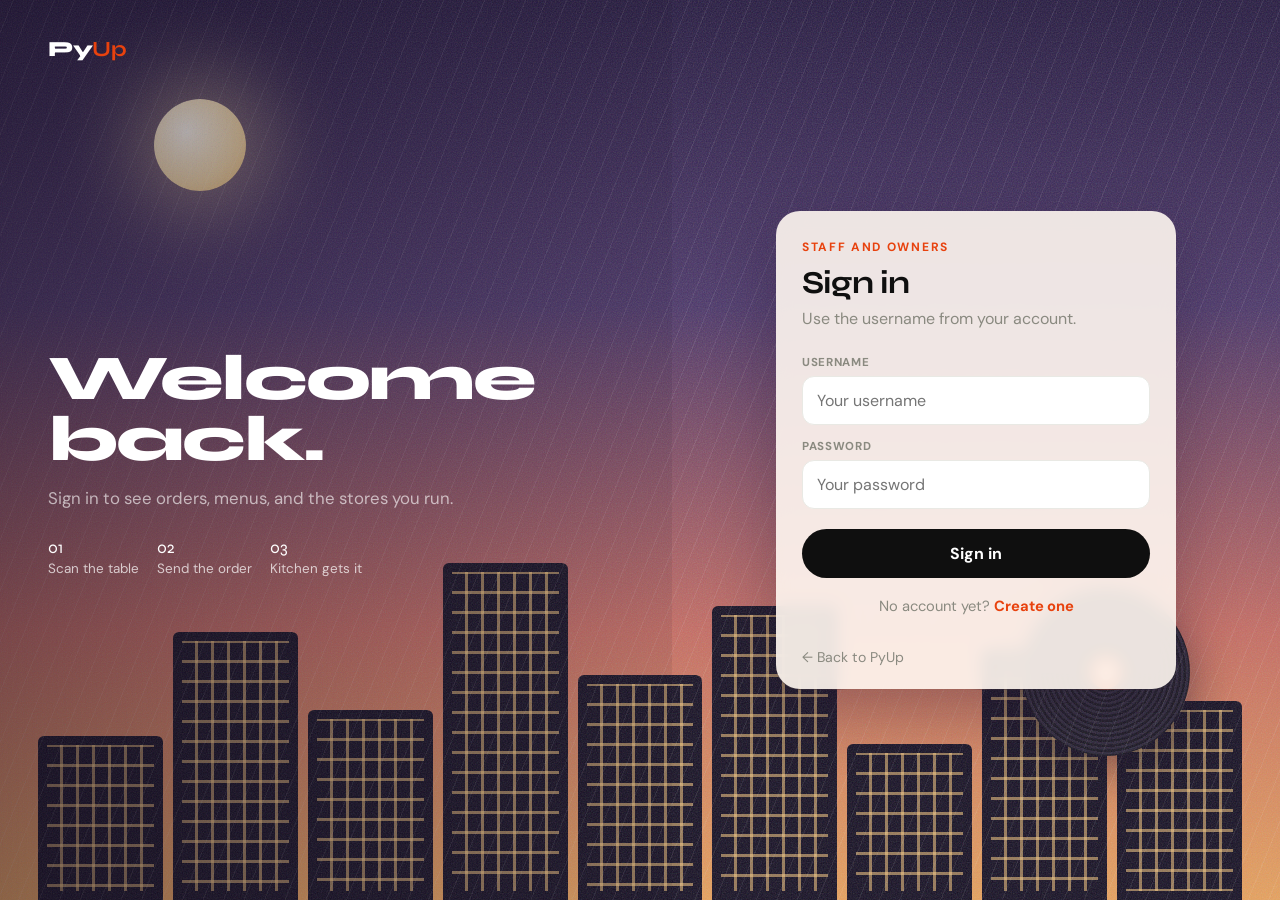
<file: static/admin.html>
<!DOCTYPE html>
<html>
<head>
    <link rel="icon" href="favicon.svg" type="image/svg+xml">
    <title>Admin Panel</title>
    <link href="https://cdn.jsdelivr.net/npm/bootstrap@5.3.2/dist/css/bootstrap.min.css" rel="stylesheet">
    <link rel="stylesheet" href="theme.css">
    <style>body{background:var(--app-bg,#f8f9fa);color:var(--app-text,#212529)} [data-theme="dark"] .card{background:var(--app-surface);border-color:var(--app-border);color:var(--app-text)} [data-theme="dark"] .table{color:var(--app-text)}</style>
</head>
<body class="bg-light">

<nav class="navbar navbar-dark bg-dark">
    <div class="container-fluid">
        <span class="navbar-brand">⚙️ Admin Panel</span>
        <div>
            <button id="themeBtn" type="button" class="btn btn-outline-light btn-sm me-2" title="Toggle dark mode">🌙</button>
            <a href="qr-generator.html" class="btn btn-success btn-sm me-2">📱 Generate QR Code</a>
            <button onclick="logout()" class="btn btn-danger btn-sm">Logout</button>
        </div>
    </div>
</nav>
<script src="theme.js"></script>
<script>window.themeInit();var b=document.getElementById('themeBtn');if(b){b.textContent=document.documentElement.getAttribute('data-theme')==='dark'?'☀️':'🌙';b.onclick=function(){var t=window.themeToggle();b.textContent=t==='dark'?'☀️':'🌙';};}</script>

<div class="container mt-4">

    <!-- Quick Action Banner -->
    <div class="alert alert-success" role="alert">
        <h5>🎉 Customer QR Code System Active!</h5>
        <p class="mb-2">Customers can now scan a QR code to place orders.</p>
        <a href="qr-generator.html" class="btn btn-dark btn-sm">📱 Get Your QR Code</a>
    </div>

    <!-- Stats Overview -->
    <h3>📊 System Overview</h3>
    <div class="row mb-4">
        <div class="col-md-3">
            <div class="card text-center p-3 bg-primary text-white">
                <h2 id="totalStores">0</h2>
                <p class="mb-0">Total Stores</p>
            </div>
        </div>
        <div class="col-md-3">
            <div class="card text-center p-3 bg-success text-white">
                <h2 id="totalServices">0</h2>
                <p class="mb-0">Total Services</p>
            </div>
        </div>
        <div class="col-md-3">
            <div class="card text-center p-3 bg-warning text-white">
                <h2 id="totalOrders">0</h2>
                <p class="mb-0">Total Orders</p>
            </div>
        </div>
        <div class="col-md-3">
            <div class="card text-center p-3 bg-info text-white">
                <h2 id="pendingOrders">0</h2>
                <p class="mb-0">Pending Orders</p>
            </div>
        </div>
    </div>

    <!-- Analytics Dashboard -->
    <h3 class="mt-4">📈 Analytics</h3>
    <p class="text-muted">Revenue and orders across stores and time.</p>
    <div class="row mb-3">
        <div class="col-md-4">
            <div class="card border-0 shadow-sm h-100">
                <div class="card-body">
                    <div class="d-flex justify-content-between align-items-start">
                        <div>
                            <h6 class="text-muted text-uppercase small mb-1">Total Revenue</h6>
                            <h3 class="mb-0" id="analyticsTotalRevenue">€0.00</h3>
                            <small class="text-muted">All time</small>
                        </div>
                        <span class="fs-2">💰</span>
                    </div>
                </div>
            </div>
        </div>
        <div class="col-md-4">
            <div class="card border-0 shadow-sm h-100">
                <div class="card-body">
                    <div class="d-flex justify-content-between align-items-start">
                        <div>
                            <h6 class="text-muted text-uppercase small mb-1">This Month</h6>
                            <h3 class="mb-0 text-success" id="analyticsThisMonth">€0.00</h3>
                            <small class="text-muted" id="analyticsThisMonthOrders">0 orders</small>
                        </div>
                        <span class="fs-2">📅</span>
                    </div>
                </div>
            </div>
        </div>
        <div class="col-md-4">
            <div class="card border-0 shadow-sm h-100">
                <div class="card-body">
                    <div class="d-flex justify-content-between align-items-start">
                        <div>
                            <h6 class="text-muted text-uppercase small mb-1">Last Month</h6>
                            <h3 class="mb-0" id="analyticsLastMonth">€0.00</h3>
                            <small class="text-muted" id="analyticsLastMonthOrders">0 orders</small>
                        </div>
                        <span class="fs-2">📊</span>
                    </div>
                </div>
            </div>
        </div>
    </div>
    <div class="row">
        <div class="col-lg-6 mb-4">
            <div class="card border-0 shadow-sm">
                <div class="card-header bg-white border-bottom">
                    <h5 class="mb-0">Revenue by Month</h5>
                </div>
                <div class="card-body">
                    <div id="analyticsByMonthChart" class="mb-3" style="min-height:220px"></div>
                    <div class="table-responsive">
                        <table class="table table-sm table-hover mb-0">
                            <thead><tr><th>Month</th><th class="text-end">Revenue</th><th class="text-end">Orders</th></tr></thead>
                            <tbody id="analyticsByMonthTable"></tbody>
                        </table>
                    </div>
                </div>
            </div>
        </div>
        <div class="col-lg-6 mb-4">
            <div class="card border-0 shadow-sm">
                <div class="card-header bg-white border-bottom">
                    <h5 class="mb-0">Revenue by Store</h5>
                </div>
                <div class="card-body">
                    <div id="analyticsByStoreChart" class="mb-3" style="min-height:220px"></div>
                    <div class="table-responsive">
                        <table class="table table-sm table-hover mb-0">
                            <thead><tr><th>Store</th><th class="text-end">Revenue</th><th class="text-end">Orders</th></tr></thead>
                            <tbody id="analyticsByStoreTable"></tbody>
                        </table>
                    </div>
                </div>
            </div>
        </div>
    </div>

    <hr>

    <!-- Filter Tabs -->
    <ul class="nav nav-tabs mb-3" id="orderTabs" role="tablist">
        <li class="nav-item" role="presentation">
            <button class="nav-link active" id="all-tab" data-bs-toggle="tab" data-bs-target="#all-orders" type="button">
                All Orders (<span id="countAll">0</span>)
            </button>
        </li>
        <li class="nav-item" role="presentation">
            <button class="nav-link" id="pending-tab" data-bs-toggle="tab" data-bs-target="#pending-orders" type="button">
                Pending (<span id="countPending">0</span>)
            </button>
        </li>
        <li class="nav-item" role="presentation">
            <button class="nav-link" id="completed-tab" data-bs-toggle="tab" data-bs-target="#completed-orders" type="button">
                Completed (<span id="countCompleted">0</span>)
            </button>
        </li>
    </ul>

    <!-- Order Tables -->
    <div class="tab-content" id="orderTabsContent">
        <!-- All Orders -->
        <div class="tab-pane fade show active" id="all-orders">
            <h4>📦 All Customer Orders</h4>
            <div class="table-responsive">
                <table class="table table-striped table-hover">
                    <thead>
                        <tr>
                            <th>Order ID</th>
                            <th>Customer</th>
                            <th>Store</th>
                            <th>Service</th>
                            <th>Price</th>
                            <th>Status</th>
                            <th>Date</th>
                            <th>Action</th>
                        </tr>
                    </thead>
                    <tbody id="allOrdersTable"></tbody>
                </table>
            </div>
        </div>

        <!-- Pending Orders -->
        <div class="tab-pane fade" id="pending-orders">
            <h4>⏳ Pending Orders</h4>
            <div class="table-responsive">
                <table class="table table-warning table-hover">
                    <thead>
                        <tr>
                            <th>Order ID</th>
                            <th>Customer</th>
                            <th>Store</th>
                            <th>Service</th>
                            <th>Price</th>
                            <th>Date</th>
                            <th>Action</th>
                        </tr>
                    </thead>
                    <tbody id="pendingOrdersTable"></tbody>
                </table>
            </div>
        </div>

        <!-- Completed Orders -->
        <div class="tab-pane fade" id="completed-orders">
            <h4>✅ Completed Orders</h4>
            <div class="table-responsive">
                <table class="table table-success table-hover">
                    <thead>
                        <tr>
                            <th>Order ID</th>
                            <th>Customer</th>
                            <th>Store</th>
                            <th>Service</th>
                            <th>Price</th>
                            <th>Date</th>
                        </tr>
                    </thead>
                    <tbody id="completedOrdersTable"></tbody>
                </table>
            </div>
        </div>
    </div>

</div>

<script src="https://cdn.jsdelivr.net/npm/bootstrap@5.3.2/dist/js/bootstrap.bundle.min.js"></script>
<script src="config.js"></script>
<script src="script.js"></script>
<script src="admin-script.js"></script>
<script>
checkAuth("admin")
loadAdminDashboard()
</script>

</body>
</html>
</file>
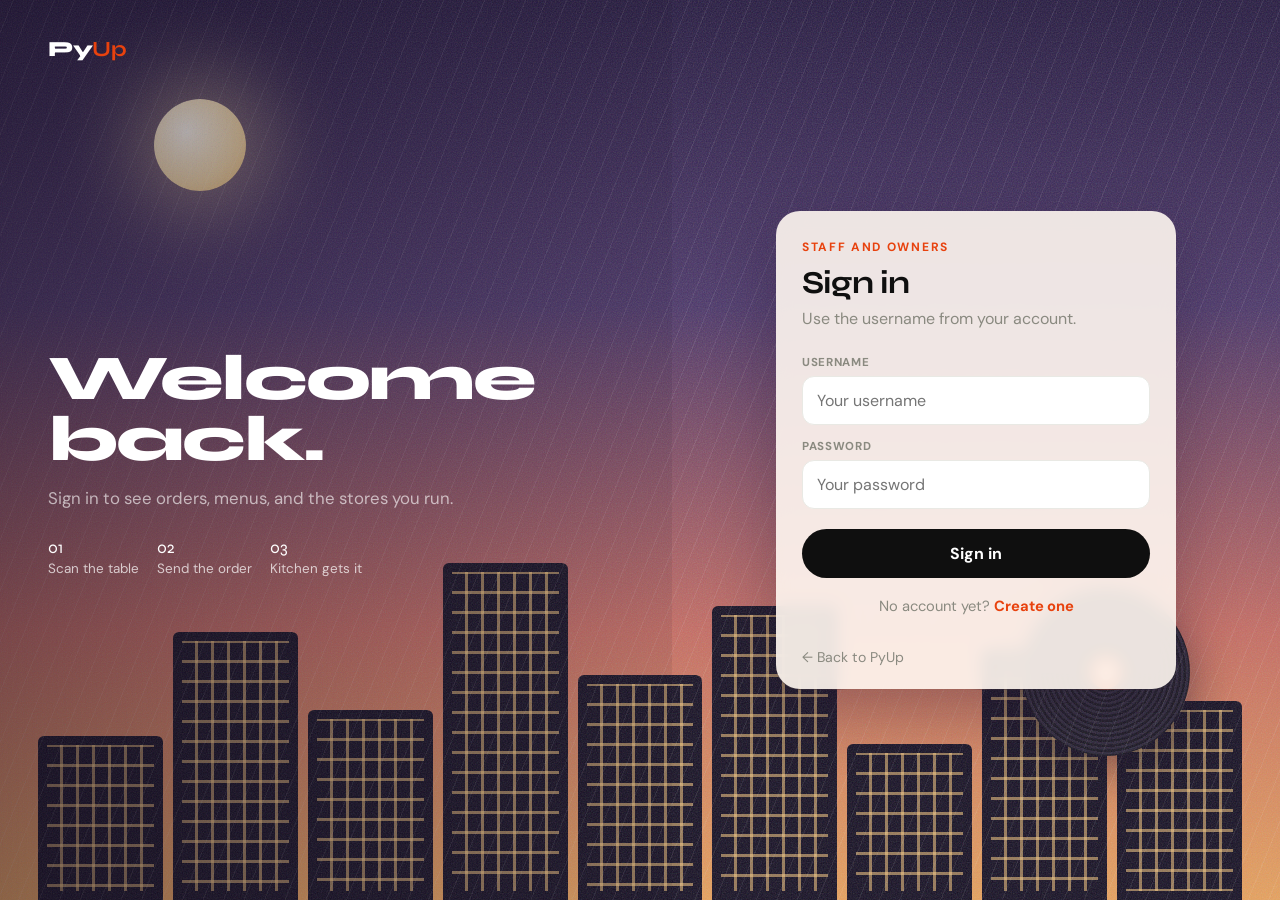
<file: static/dashboard.html>
<!DOCTYPE html>
<html lang="en">
<head>
<meta charset="UTF-8">
<link rel="icon" href="favicon.svg" type="image/svg+xml">
<meta name="viewport" content="width=device-width, initial-scale=1">
<title>Dashboard — PyUp</title>
<link rel="preconnect" href="https://fonts.googleapis.com">
<link href="https://fonts.googleapis.com/css2?family=Syne:wght@700;800&family=DM+Sans:opsz,wght@9..40,400;9..40,500;9..40,600&display=swap" rel="stylesheet">
<link rel="stylesheet" href="lofi.css">
<style>
  :root { --ink:#141018; --muted:#6f6a74; --accent:#e8420e; --line:#eadfd4; --card:#fffaf6; }
  * { box-sizing: border-box; }
  body { margin:0; min-height:100vh; font-family:"DM Sans",sans-serif; color:var(--ink); background:#24183f; }
  a { color:inherit; }
  .dash-sky .vinyl { display: none; }
  .dash-sky .moon { left: auto; right: 7%; top: 28px; width: 72px; height: 72px; }
  .wrap { position: relative; z-index: 1; max-width: 1080px; margin: 28px auto 56px; padding: 0 20px; }
  header {
    display:flex; align-items:center; gap:16px; margin-bottom:18px; color:#fff;
  }
  .logo { font-family:Syne,sans-serif; font-weight:800; font-size:1.35rem; letter-spacing:-.4px; text-decoration:none; }
  .logo b { color:#ffb199; }
  .crumb { margin:0; opacity:.8; font-size:.95rem; }
  .actions { margin-left:auto; display:flex; gap:8px; }
  .btn {
    border-radius:999px; padding:9px 14px; font:inherit; font-weight:700; font-size:.88rem;
    text-decoration:none; border:1.5px solid rgba(255,255,255,.35); background:transparent; color:#fff; cursor:pointer;
  }
  .btn.solid { background:#fff; color:var(--ink); border-color:#fff; }
  .btn:hover { background:var(--accent); border-color:var(--accent); color:#fff; }
  section {
    background: #fffaf6;
    border:1px solid rgba(255,255,255,.4);
    border-radius:22px;
    padding:22px 22px 18px;
    margin-bottom:16px;
    box-shadow: 0 18px 50px rgba(20,10,30,.22);
  }
  .sec-head { display:flex; justify-content:space-between; align-items:flex-end; gap:12px; margin-bottom:16px; }
  h1 { font-family:Syne,sans-serif; font-size:1.45rem; letter-spacing:-.5px; margin:0; }
  .sec-head p { margin:0; color:var(--muted); font-size:.92rem; }
  .grid { display:grid; grid-template-columns:repeat(auto-fill,minmax(240px,1fr)); gap:12px; }
  .tile {
    background:#fff; border:1px solid var(--line); border-radius:16px; padding:16px;
    display:flex; flex-direction:column; gap:8px; min-height:160px;
  }
  .tile img { width:100%; height:140px; object-fit:cover; border-radius:12px; }
  .tile h2 { font-family:Syne,sans-serif; font-size:1.05rem; letter-spacing:-.3px; margin:0; }
  .tile p { margin:0; color:var(--muted); font-size:.9rem; line-height:1.4; flex:1; }
  .tile small { color:var(--muted); }
  .tile a, .meta { margin-top:auto; }
  .tile { transition: transform .35s cubic-bezier(.2,.8,.2,1), box-shadow .35s; animation: tile-in .5s cubic-bezier(.2,.8,.2,1) both; }
  .tile:hover { transform: translateY(-6px); box-shadow: 0 16px 30px rgba(232,66,14,.14); }
  .tile:nth-child(2){animation-delay:.04s}.tile:nth-child(3){animation-delay:.08s}
  .tile:nth-child(4){animation-delay:.12s}.tile:nth-child(n+5){animation-delay:.16s}
  @keyframes tile-in { from { opacity:0; transform:translateY(12px); } to { opacity:1; transform:none; } }
  .tile a.go {
    align-self:flex-start; text-decoration:none; font-weight:800; font-size:.86rem;
    background:#e8420e; color:#fff; border-radius:999px; padding:9px 14px;
    box-shadow:0 8px 16px rgba(232,66,14,.35);
    display:inline-flex; align-items:center; gap:6px;
    transition: transform .22s cubic-bezier(.2,.8,.2,1);
  }
  .tile a.go span { display:inline-block; animation: nudge 1.8s ease-in-out infinite; }
  .tile a.go:hover { background:#e8420e; transform: translateY(-2px) scale(1.05); }
  .tile a.go:hover span { animation:none; transform: translateX(4px); }
  @keyframes nudge { 0%,70%,100%{ transform:translateX(0); } 82%{ transform:translateX(4px); } }
  @media (prefers-reduced-motion: reduce) {
    .tile, .tile a.go span { animation: none; }
  }
  .meta { display:flex; justify-content:space-between; align-items:baseline; gap:8px; }
  .meta strong { font-family:Syne,sans-serif; }
  .meta small { color:var(--muted); }
  .empty { color:var(--muted); margin:0; padding:8px 0; }
  .table-wrap { overflow-x:auto; }
  table { width:100%; border-collapse:collapse; font-size:.92rem; }
  th { text-align:left; font-size:.72rem; letter-spacing:.08em; text-transform:uppercase; color:var(--muted); padding:0 10px 10px; }
  td { padding:12px 10px; border-top:1px solid var(--line); vertical-align:middle; }
  .pill { display:inline-block; border-radius:999px; padding:3px 9px; font-size:.75rem; font-weight:700; }
  .pill.ok { background:#e7f6ec; color:#166534; }
  .pill.wait { background:#fff1df; color:#9a5416; }
  @media (max-width: 720px) {
    header { flex-wrap:wrap; }
    .actions { width:100%; }
    .sec-head { flex-direction:column; align-items:flex-start; }
  }
</style>
</head>
<body>
<div class="lofi-bg dash-sky" aria-hidden="true">
  <div class="moon"></div>
  <div class="skyline">
    <i style="height:42%"></i><i style="height:70%"></i><i style="height:50%"></i>
    <i style="height:84%"></i><i style="height:58%"></i><i style="height:74%"></i>
    <i style="height:40%"></i><i style="height:64%"></i>
  </div>
  <div class="rain"></div>
  <div class="grain"></div>
</div>
<div class="wrap">
  <header>
    <a class="logo" href="../index.html">Py<b>Up</b></a>
    <p class="crumb">Dashboard</p>
    <div class="actions">
      <a class="btn" href="my-store.html">My store</a>
      <button class="btn solid" type="button" onclick="logout()">Sign out</button>
    </div>
  </header>

  <section>
    <div class="sec-head">
      <h1>Stores</h1>
      <p>Places open for orders.</p>
    </div>
    <div id="stores" class="grid"></div>
  </section>

  <section>
    <div class="sec-head">
      <h1>Menu</h1>
      <p>Items across every store.</p>
    </div>
    <div id="services" class="grid"></div>
  </section>

  <section>
    <div class="sec-head">
      <h1>Your orders</h1>
      <p>What you have already sent.</p>
    </div>
    <div class="table-wrap">
      <table>
        <thead>
          <tr>
            <th>Order</th>
            <th>Store</th>
            <th>Item</th>
            <th>Price</th>
            <th>Status</th>
            <th>Date</th>
          </tr>
        </thead>
        <tbody id="orders"></tbody>
      </table>
    </div>
  </section>
</div>
<script src="config.js"></script>
<script src="script.js"></script>
<script>
checkAuth("user")
loadStores()
loadAllServices()
loadMyOrders()
</script>
</body>
</html>
</file>
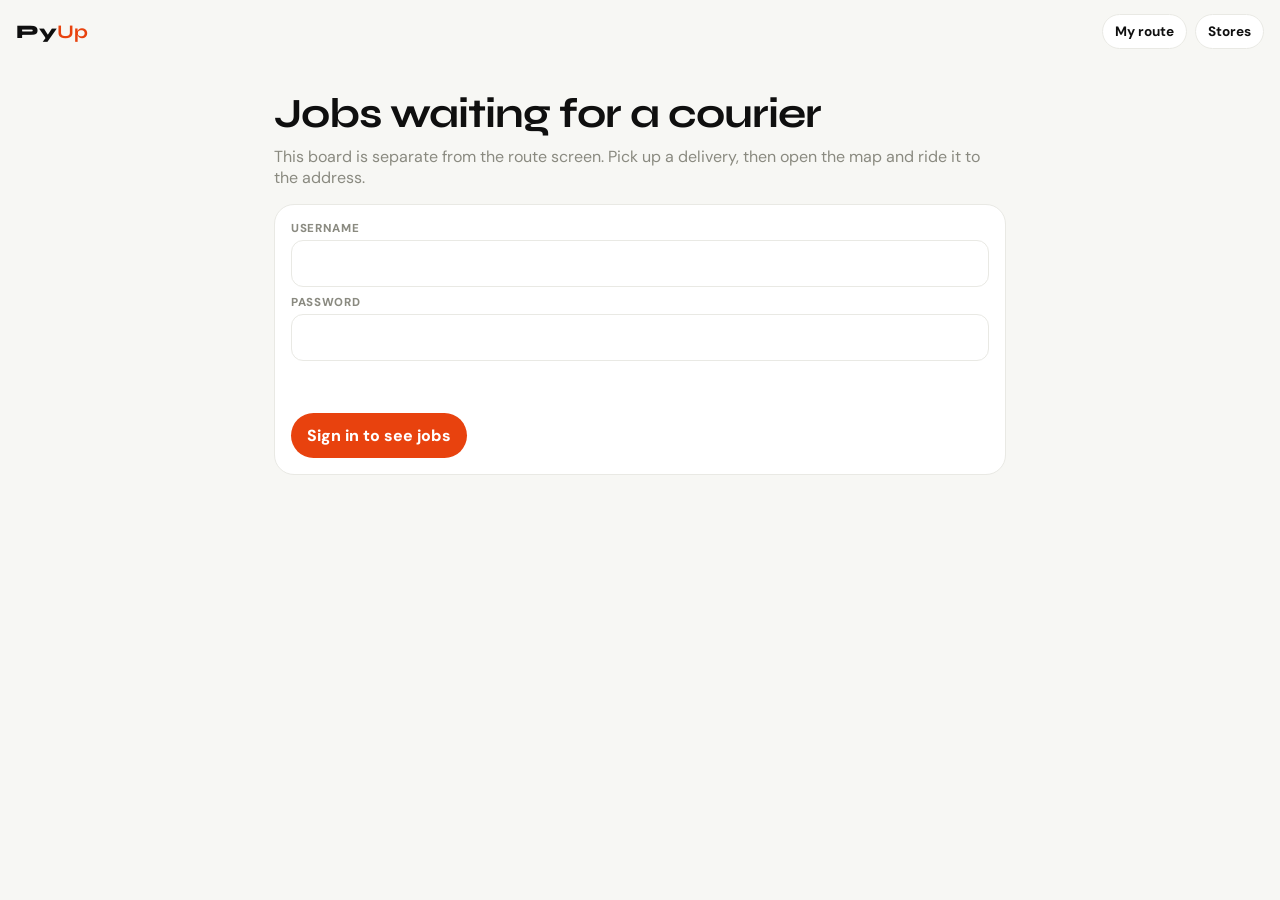
<file: static/jobs.html>
<!DOCTYPE html>
<html lang="en">
<head>
<meta charset="UTF-8">
<link rel="icon" href="favicon.svg" type="image/svg+xml">
<meta name="viewport" content="width=device-width,initial-scale=1,viewport-fit=cover">
<title>PyUp — Delivery jobs</title>
<link rel="preconnect" href="https://fonts.googleapis.com">
<link href="https://fonts.googleapis.com/css2?family=Syne:wght@700;800&family=DM+Sans:opsz,wght@9..40,400;9..40,500;9..40,700&display=swap" rel="stylesheet">
<style>
  :root { --bg:#f7f7f4; --ink:#0f0f0f; --muted:#8a8a80; --accent:#e8420e; --card:#fff; --line:#e9e9e4; }
  * { box-sizing:border-box; }
  body { margin:0; font-family:"DM Sans",sans-serif; background:var(--bg); color:var(--ink); }
  a { color:inherit; text-decoration:none; }
  header { display:flex; align-items:center; justify-content:space-between; gap:12px; padding:14px 16px; position:sticky; top:0; background:rgba(247,247,244,.94); backdrop-filter:blur(16px); }
  .logo { font-family:Syne,sans-serif; font-weight:800; font-size:1.2rem; }
  .logo b { color:var(--accent); }
  nav { display:flex; gap:8px; align-items:center; }
  nav a { font-weight:700; font-size:.85rem; padding:8px 12px; border-radius:999px; border:1.5px solid var(--line); background:#fff; }
  main { max-width:760px; margin:0 auto; padding:18px 14px 48px; }
  h1 { font-family:Syne,sans-serif; font-size:clamp(1.8rem,5vw,2.6rem); letter-spacing:-1px; margin:8px 0; }
  .lead { color:var(--muted); margin:0 0 16px; }
  .card { background:var(--card); border:1px solid var(--line); border-radius:20px; padding:16px; margin-bottom:12px; animation:in .4s ease both; }
  .card h2 { font-family:Syne,sans-serif; font-size:1.15rem; margin:0 0 4px; }
  .meta { color:var(--muted); font-size:.88rem; }
  .pay { font-family:Syne,sans-serif; font-size:1.3rem; margin:8px 0; }
  button, .btn { font:inherit; font-weight:800; border:none; border-radius:999px; padding:12px 16px; cursor:pointer; background:var(--accent); color:#fff; display:inline-block; }
  .ghost { background:#fff; color:var(--ink); border:1.5px solid var(--line); }
  .row { display:flex; flex-wrap:wrap; gap:8px; margin-top:12px; }
  input { width:100%; padding:12px; border-radius:12px; border:1.5px solid var(--line); font:inherit; font-size:16px; margin-bottom:8px; }
  label { display:block; font-size:.72rem; font-weight:800; letter-spacing:.06em; text-transform:uppercase; color:var(--muted); margin-bottom:4px; }
  .err { color:#b91c1c; min-height:1.2em; font-size:.85rem; }
  @keyframes in { from { opacity:0; transform:translateY(10px);} to { opacity:1; transform:none; } }
  @media (max-width:640px) {
    nav a:not(.keep) { display:none; }
    .row button, .row .btn { flex:1 1 140px; text-align:center; }
  }
  @media (prefers-reduced-motion:reduce) { .card { animation:none; } }
</style>
</head>
<body>
<header>
  <a class="logo" href="customer.html">Py<b>Up</b></a>
  <nav>
    <a class="keep" href="courier.html">My route</a>
    <a href="customer.html">Stores</a>
  </nav>
</header>
<main>
  <h1>Jobs waiting for a courier</h1>
  <p class="lead">This board is separate from the route screen. Pick up a delivery, then open the map and ride it to the address.</p>
  <div class="card" id="gate">
    <div id="loginBox">
      <label>Username</label>
      <input id="user" autocomplete="username">
      <label>Password</label>
      <input id="pass" type="password" autocomplete="current-password">
      <p class="err" id="loginErr"></p>
      <button type="button" id="loginBtn">Sign in to see jobs</button>
    </div>
    <div id="board" hidden>
      <label>Name the customer will see</label>
      <input id="rider" placeholder="Your name">
      <div class="row">
        <button type="button" class="ghost" id="sampleBtn">Add a sample job</button>
      </div>
      <p class="err" id="boardErr"></p>
      <div id="list"></div>
    </div>
  </div>
</main>
<script src="config.js"></script>
<script>
const tokenKey = "customerToken";
function headers() {
  return { "Authorization": "Bearer " + localStorage.getItem(tokenKey), "Content-Type": "application/json" };
}
function signedIn() {
  document.getElementById("loginBox").hidden = true;
  document.getElementById("board").hidden = false;
  document.getElementById("rider").value = localStorage.getItem("courierName") || localStorage.getItem("customerName") || "";
  loadJobs();
}
document.getElementById("loginBtn").onclick = async () => {
  const err = document.getElementById("loginErr");
  err.textContent = "";
  const res = await fetch(API + "/login", {
    method: "POST",
    headers: { "Content-Type": "application/json" },
    body: JSON.stringify({
      username: document.getElementById("user").value.trim(),
      password: document.getElementById("pass").value
    })
  });
  const data = await res.json().catch(() => ({}));
  if (!res.ok) { err.textContent = typeof data.detail === "string" ? data.detail : "Could not sign in."; return; }
  localStorage.setItem(tokenKey, data.access_token);
  localStorage.setItem("customerName", document.getElementById("user").value.trim());
  signedIn();
};
if (localStorage.getItem(tokenKey)) signedIn();

async function loadJobs() {
  const res = await fetch(API + "/jobs", { headers: headers() });
  const err = document.getElementById("boardErr");
  if (res.status === 401) {
    localStorage.removeItem(tokenKey);
    document.getElementById("loginBox").hidden = false;
    document.getElementById("board").hidden = true;
    return;
  }
  const jobs = await res.json();
  const list = document.getElementById("list");
  if (!jobs.length) {
    list.innerHTML = "<p class='lead'>No open jobs. Add a sample one to show the pickup.</p>";
    return;
  }
  err.textContent = "";
  list.innerHTML = jobs.map(job => `
    <article class="card">
      <h2>${job.service_name || "Order"} · ${job.store_name || ""}</h2>
      <div class="meta">${job.delivery_address || "No address"} · ${job.customer_name || "Guest"}</div>
      <div class="pay">${job.eta_minutes ? job.eta_minutes + " min" : "Soon"}${job.price != null ? " · €" + job.price : ""}</div>
      <div class="row"><button type="button" data-id="${job.id}">Pick up</button></div>
    </article>`).join("");
}
document.getElementById("list").onclick = async (event) => {
  const btn = event.target.closest("[data-id]");
  if (!btn) return;
  const name = document.getElementById("rider").value.trim() || "Courier";
  localStorage.setItem("courierName", name);
  btn.disabled = true;
  const res = await fetch(API + "/orders/" + btn.dataset.id + "/claim", {
    method: "POST",
    headers: headers(),
    body: JSON.stringify({ name })
  });
  const data = await res.json().catch(() => ({}));
  if (!res.ok) {
    document.getElementById("boardErr").textContent = data.detail || "Could not pick that up.";
    btn.disabled = false;
    return;
  }
  location.href = "courier.html?job=" + encodeURIComponent(btn.dataset.id);
};
document.getElementById("sampleBtn").onclick = async () => {
  document.getElementById("boardErr").textContent = "";
  const res = await fetch(API + "/demo-delivery", { method: "POST", headers: headers() });
  const data = await res.json().catch(() => ({}));
  if (!res.ok) {
    document.getElementById("boardErr").textContent = data.detail || "Could not add a sample job.";
    return;
  }
  loadJobs();
};
</script>
</body>
</html>
</file>
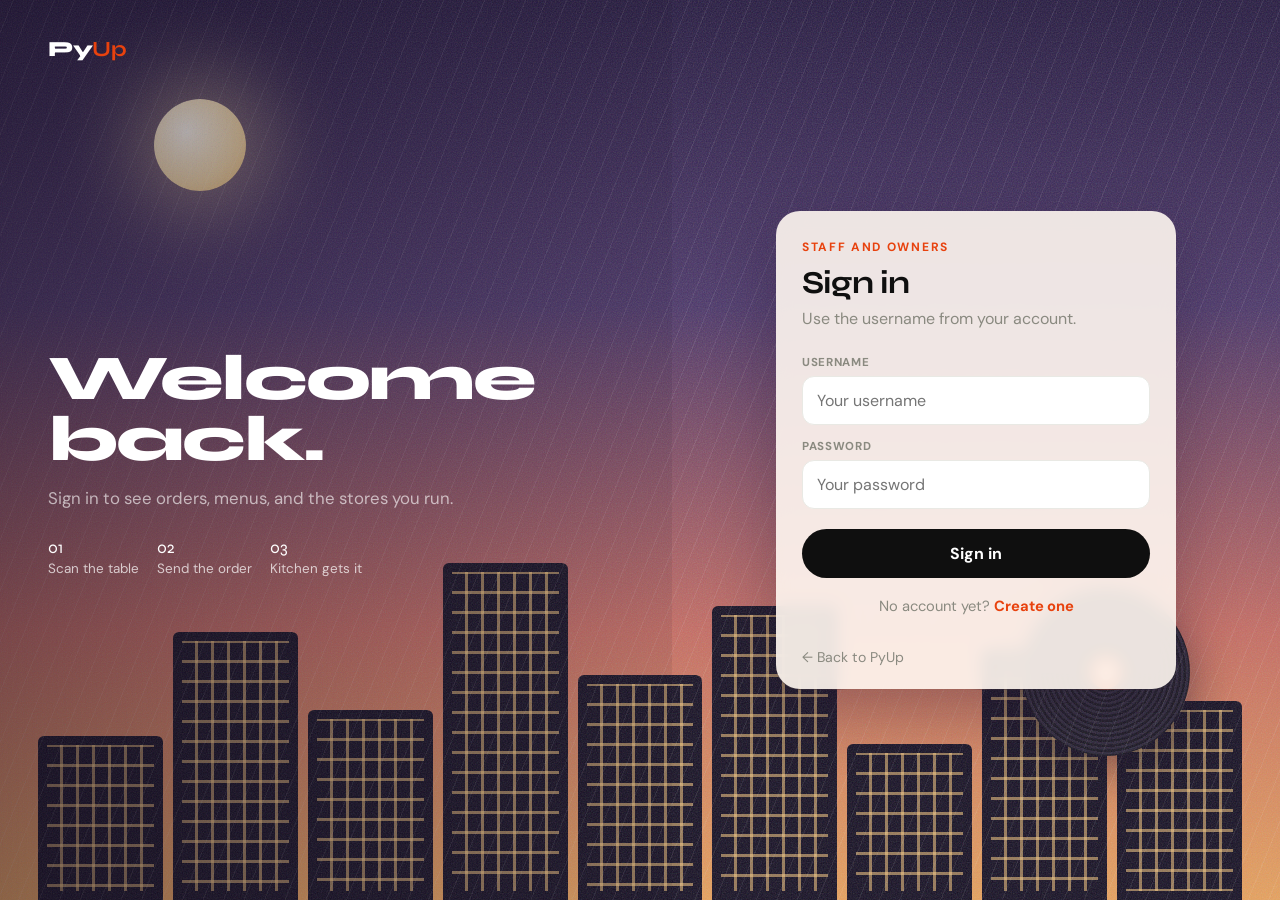
<file: static/login.html>
<!DOCTYPE html>
<html lang="en">
<head>
<meta charset="UTF-8">
<link rel="icon" href="favicon.svg" type="image/svg+xml">
<meta name="viewport" content="width=device-width, initial-scale=1">
<title>Sign in — PyUp</title>
<link rel="preconnect" href="https://fonts.googleapis.com">
<link href="https://fonts.googleapis.com/css2?family=Syne:wght@700;800&family=DM+Sans:opsz,wght@9..40,400;9..40,500;9..40,600&display=swap" rel="stylesheet">
<link rel="stylesheet" href="lofi.css">
<style>
  :root { --bg:#f7f7f4; --ink:#0f0f0f; --muted:#8a8a80; --accent:#e8420e; --line:#e9e9e4; --card:#fff; }
  * { box-sizing: border-box; }
  body { margin:0; min-height:100vh; font-family:"DM Sans",sans-serif; color:var(--ink); background:var(--bg); }
  a { color:inherit; }
  .shell { min-height:100vh; display:grid; grid-template-columns: 1.05fr 0.95fr; }
  .panel {
    color:#fff; padding:36px 48px;
    display:flex; flex-direction:column; justify-content:space-between;
    position:relative; overflow:hidden;
  }
  .panel > * { position:relative; }
  .logo { font-family:Syne,sans-serif; font-weight:800; font-size:1.35rem; letter-spacing:-.4px; text-decoration:none; }
  .logo b { color:var(--accent); }
  .panel h1 { font-family:Syne,sans-serif; font-weight:800; font-size:clamp(2.6rem,5vw,4.2rem); line-height:.95; letter-spacing:-1.8px; margin:0 0 16px; }
  .panel p { margin:0; max-width:26rem; color:rgba(255,255,255,.62); font-size:1.05rem; }
  .steps { display:flex; gap:18px; margin-top:28px; color:rgba(255,255,255,.72); font-size:.84rem; }
  .steps span { display:block; font-family:Syne,sans-serif; color:#fff; font-size:1.05rem; margin-bottom:2px; }
  .form-side { display:flex; align-items:center; justify-content:center; padding:32px 24px; }
  form { width:min(400px, 100%); }
  .eyebrow { font-size:.75rem; font-weight:700; letter-spacing:.14em; text-transform:uppercase; color:var(--accent); margin:0 0 8px; }
  form h2 { font-family:Syne,sans-serif; font-size:2rem; letter-spacing:-.8px; margin:0 0 6px; }
  .sub { color:var(--muted); margin:0 0 26px; }
  label { display:block; font-size:.72rem; font-weight:700; letter-spacing:.06em; text-transform:uppercase; color:var(--muted); margin:0 0 6px; }
  input {
    width:100%; padding:13px 14px; border:1.5px solid var(--line); border-radius:12px;
    background:var(--card); font:inherit; font-size:1rem; color:var(--ink); outline:none; margin-bottom:14px;
  }
  input:focus { border-color:var(--accent); }
  button {
    width:100%; margin-top:6px; border:0; border-radius:999px; padding:14px 18px;
    background:var(--ink); color:#fff; font:inherit; font-weight:700; cursor:pointer;
  }
  button:hover { background:var(--accent); }
  .err { display:none; background:#fff1f0; color:#b91c1c; border-radius:12px; padding:10px 12px; font-size:.88rem; margin-bottom:14px; }
  .foot { margin-top:18px; text-align:center; color:var(--muted); font-size:.92rem; }
  .foot a { color:var(--accent); font-weight:700; text-decoration:none; }
  .back { display:inline-block; margin-top:18px; color:var(--muted); font-size:.88rem; text-decoration:none; }
  @media (max-width: 860px) {
    .shell { grid-template-columns: 1fr; }
    .panel { min-height:auto; padding:28px 22px 32px; }
    .panel h1 { font-size:2.4rem; }
    .steps { display:none; }
  }
</style>
</head>
<body>
<div class="lofi-bg" aria-hidden="true">
  <div class="moon"></div>
  <div class="skyline">
    <i style="height:38%"></i><i style="height:62%"></i><i style="height:44%"></i>
    <i style="height:78%"></i><i style="height:52%"></i><i style="height:68%"></i>
    <i style="height:36%"></i><i style="height:58%"></i><i style="height:46%"></i>
  </div>
  <div class="vinyl"></div>
  <div class="rain"></div>
  <div class="grain"></div>
</div>
<div class="shell">
  <section class="panel">
    <a class="logo" href="../index.html">Py<b>Up</b></a>
    <div>
      <h1>Welcome back.</h1>
      <p>Sign in to see orders, menus, and the stores you run.</p>
      <div class="steps">
        <div><span>01</span>Scan the table</div>
        <div><span>02</span>Send the order</div>
        <div><span>03</span>Kitchen gets it</div>
      </div>
    </div>
    <div></div>
  </section>
  <section class="form-side">
    <form onsubmit="login(); return false;">
      <p class="eyebrow">Staff and owners</p>
      <h2>Sign in</h2>
      <p class="sub">Use the username from your account.</p>
      <div id="loginError" class="err"></div>
      <label for="username">Username</label>
      <input id="username" autocomplete="username" placeholder="Your username">
      <label for="password">Password</label>
      <input id="password" type="password" autocomplete="current-password" placeholder="Your password">
      <button id="loginBtn" type="submit">Sign in</button>
      <p class="foot">No account yet? <a href="register.html">Create one</a></p>
      <a class="back" href="../index.html">← Back to PyUp</a>
    </form>
  </section>
</div>
<script src="config.js"></script>
<script src="script.js"></script>
<script>
async function login() {
  const err = document.getElementById("loginError");
  const btn = document.getElementById("loginBtn");
  err.style.display = "none";
  btn.disabled = true;
  try {
    const res = await fetch(`${API}/login`, {
      method: "POST",
      headers: { "Content-Type": "application/json" },
      body: JSON.stringify({
        username: document.getElementById("username").value.trim(),
        password: document.getElementById("password").value
      })
    });
    const data = await res.json();
    if (res.ok) {
      saveToken(data.access_token, data.role, data.user_id);
      window.location.href = data.role === "admin" ? "admin.html" : "dashboard.html";
      return;
    }
    err.textContent = data.detail || "Login failed";
    err.style.display = "block";
  } catch (e) {
    err.textContent = "Could not reach the server.";
    err.style.display = "block";
  } finally {
    btn.disabled = false;
  }
}
</script>
</body>
</html>
</file>
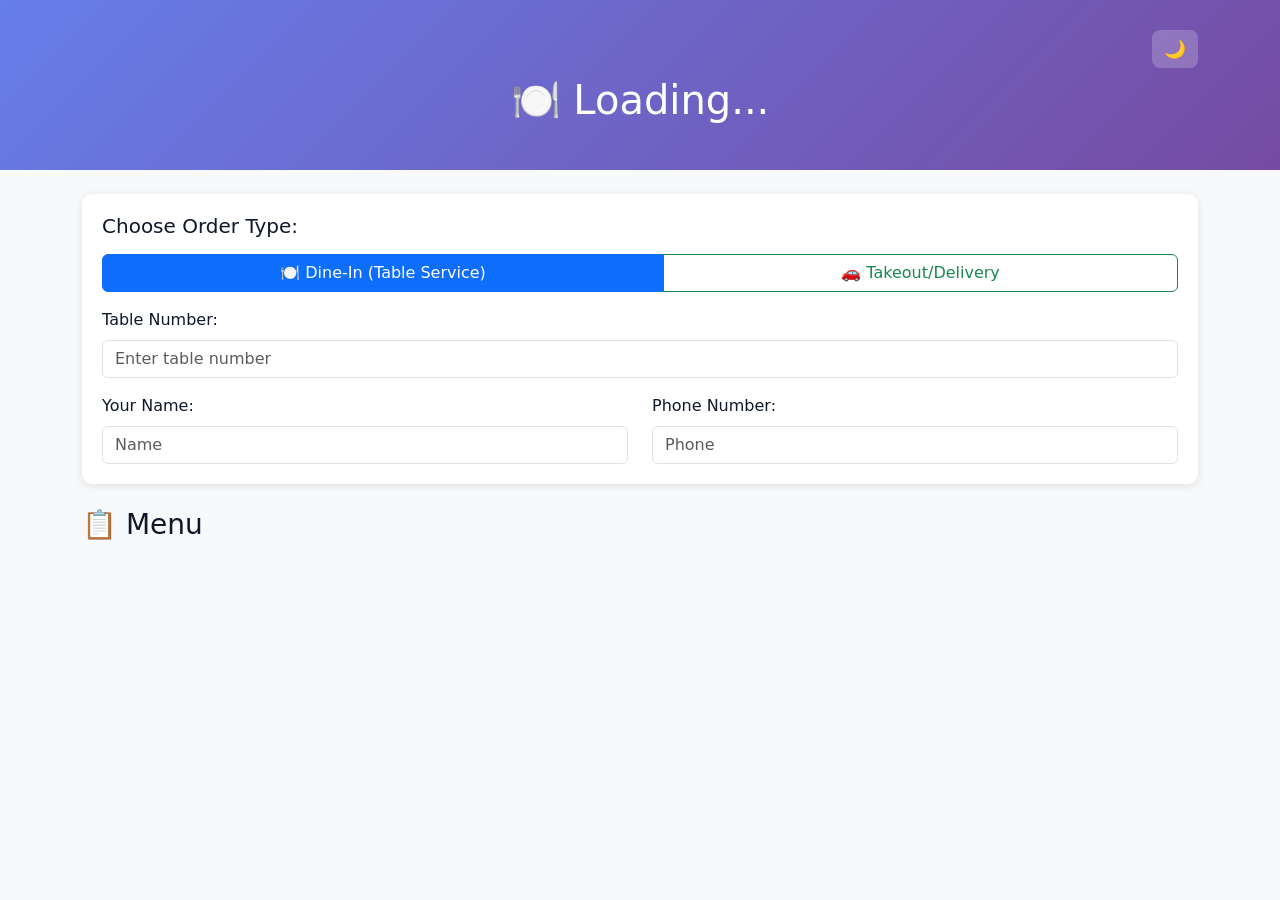
<file: static/menu.html>
<!DOCTYPE html>
<html>
<head>
    <link rel="icon" href="favicon.svg" type="image/svg+xml">
    <title>Menu - Order Now</title>
    <link href="https://cdn.jsdelivr.net/npm/bootstrap@5.3.2/dist/css/bootstrap.min.css" rel="stylesheet">
    <link rel="stylesheet" href="theme.css">
    <style>
        body { background: var(--app-bg,#f8f9fa); color: var(--app-text,#212529); }
        [data-theme="dark"] .order-type-selector, [data-theme="dark"] .card { background: var(--app-surface); border-color: var(--app-border); color: var(--app-text); }
        .menu-header {
            background: linear-gradient(135deg, #667eea 0%, #764ba2 100%);
            color: white;
            padding: 30px 0;
            text-align: center;
        }
        .menu-item {
            transition: all 0.3s;
            cursor: pointer;
            border: 2px solid transparent;
            min-height: 44px;
        }
        .menu-item:hover {
            transform: translateY(-5px);
            box-shadow: 0 8px 16px rgba(0,0,0,0.2);
            border-color: #667eea;
        }
        .cart-badge {
            position: fixed;
            bottom: 20px;
            right: 20px;
            background: #28a745;
            color: white;
            padding: 15px 25px;
            border-radius: 50px;
            box-shadow: 0 4px 12px rgba(0,0,0,0.3);
            cursor: pointer;
            z-index: 1000;
            min-height: 48px;
            display: inline-flex;
            align-items: center;
            justify-content: center;
        }
        @media (max-width: 640px) {
            .cart-badge { left: 16px; right: 16px; bottom: 16px; border-radius: 14px; padding: 14px 20px; padding-bottom: max(14px, calc(16px + env(safe-area-inset-bottom))); }
        }
        .order-type-selector {
            background: white;
            padding: 20px;
            border-radius: 10px;
            box-shadow: 0 2px 8px rgba(0,0,0,0.1);
            margin-bottom: 20px;
        }
        .menu-loading { text-align: center; padding: 48px 20px; color: #6c757d; }
        .menu-loading .spinner { width: 40px; height: 40px; border: 3px solid #dee2e6; border-top-color: #667eea; border-radius: 50%; animation: spin .8s linear infinite; margin: 0 auto 16px; }
        @keyframes spin { to { transform: rotate(360deg); } }
        .menu-empty-state { text-align: center; padding: 48px 24px; }
        .menu-empty-state .icon { font-size: 3rem; margin-bottom: 12px; opacity: .8; }
        .menu-empty-state p { color: #6c757d; margin: 0 0 20px; }
    </style>
</head>
<body class="bg-light">

<!-- Store Header -->
<div class="menu-header">
    <div class="container">
        <div style="display:flex;justify-content:flex-end;margin-bottom:8px"><button id="themeBtn" type="button" title="Toggle dark mode" style="background:rgba(255,255,255,.2);border:none;color:#fff;padding:6px 12px;border-radius:8px;cursor:pointer;font-size:1.1rem">🌙</button></div>
        <h1 id="storeName">🍽️ Loading...</h1>
        <p id="storeDesc" class="lead"></p>
    </div>
</div>
<script src="theme.js"></script>
<script>window.themeInit();var tb=document.getElementById('themeBtn');if(tb){tb.textContent=document.documentElement.getAttribute('data-theme')==='dark'?'☀️':'🌙';tb.onclick=function(){var t=window.themeToggle();tb.textContent=t==='dark'?'☀️':'🌙';};}</script>

<!-- Order Type Selection -->
<div class="container mt-4">
    <div class="order-type-selector">
        <div id="orderTypeSelector">
            <h5 class="mb-3">Choose Order Type:</h5>
            <div class="btn-group w-100" role="group">
                <input type="radio" class="btn-check" name="orderType" id="dineIn" value="dine-in" checked>
                <label class="btn btn-outline-primary" for="dineIn">
                    🍽️ Dine-In (Table Service)
                </label>

                <input type="radio" class="btn-check" name="orderType" id="delivery" value="delivery">
                <label class="btn btn-outline-success" for="delivery">
                    🚗 Takeout/Delivery
                </label>
            </div>
        </div>

        <!-- Dine-in Table Number (shown when store is Food & Drinks) -->
        <div id="tableSection" class="mt-3">
            <label class="form-label">Table Number:</label>
            <input type="text" id="tableNumber" class="form-control" placeholder="Enter table number">
        </div>

        <!-- Delivery Address -->
        <div id="deliverySection" class="mt-3" style="display:none;">
            <label class="form-label">Delivery Address:</label>
            <textarea id="deliveryAddress" class="form-control" rows="2" placeholder="Enter delivery address"></textarea>
        </div>

        <!-- Customer Info -->
        <div class="row mt-3">
            <div class="col-md-6">
                <label class="form-label">Your Name:</label>
                <input type="text" id="customerName" class="form-control" placeholder="Name">
            </div>
            <div class="col-md-6">
                <label class="form-label">Phone Number:</label>
                <input type="text" id="customerPhone" class="form-control" placeholder="Phone">
            </div>
        </div>
    </div>
</div>

<!-- Menu Items -->
<div class="container mt-4">
    <h3>📋 Menu</h3>
    <div id="menuItems" class="row"></div>
</div>

<!-- Cart Summary (Floating / sticky on mobile) -->
<div id="cartButton" class="cart-badge" onclick="showCart()" style="display:none;">
    🛒 Cart (<span id="cartCount">0</span>) · €<span id="cartTotal">0</span> — Place order
</div>

<!-- Cart Modal -->
<div class="modal fade" id="cartModal" tabindex="-1">
    <div class="modal-dialog modal-lg">
        <div class="modal-content">
            <div class="modal-header">
                <h5 class="modal-title">🛒 Your Order</h5>
                <button type="button" class="btn-close" data-bs-dismiss="modal"></button>
            </div>
            <div class="modal-body">
                <div id="cartItems"></div>
                
                <div class="mt-3">
                    <label class="form-label">Special Requests / Notes:</label>
                    <textarea id="orderNotes" class="form-control" rows="2" placeholder="Any special instructions?"></textarea>
                </div>

                <div class="mt-3 p-3 bg-light rounded">
                    <h5>Order Summary:</h5>
                    <p><strong>Order Type:</strong> <span id="summaryOrderType"></span></p>
                    <p id="summaryTable"><strong>Table:</strong> <span></span></p>
                    <p id="summaryDelivery"><strong>Delivery:</strong> <span></span></p>
                    <p><strong>Name:</strong> <span id="summaryName"></span></p>
                    <p><strong>Phone:</strong> <span id="summaryPhone"></span></p>
                    <hr>
                    <h4>Total: €<span id="modalCartTotal">0</span></h4>
                </div>
            </div>
            <div class="modal-footer">
                <button type="button" class="btn btn-secondary" data-bs-dismiss="modal">Continue Shopping</button>
                <button type="button" class="btn btn-success btn-lg" onclick="placeOrder()">
                    ✅ Place Order
                </button>
            </div>
        </div>
    </div>
</div>

<!-- Success Modal -->
<div class="modal fade" id="successModal" tabindex="-1">
    <div class="modal-dialog">
        <div class="modal-content">
            <div class="modal-header bg-success text-white">
                <h5 class="modal-title">✅ Order Placed Successfully!</h5>
            </div>
            <div class="modal-body text-center">
                <h3>🎉 Thank You!</h3>
                <p class="lead">Your order has been received.</p>
                <div id="orderConfirmation"></div>
            </div>
            <div class="modal-footer">
                <button type="button" class="btn btn-primary" onclick="location.reload()">
                    Order More
                </button>
            </div>
        </div>
    </div>
</div>

<script src="https://cdn.jsdelivr.net/npm/bootstrap@5.3.2/dist/js/bootstrap.bundle.min.js"></script>
<script src="config.js"></script>
<script src="menu-script.js"></script>

</body>
</html>
</file>
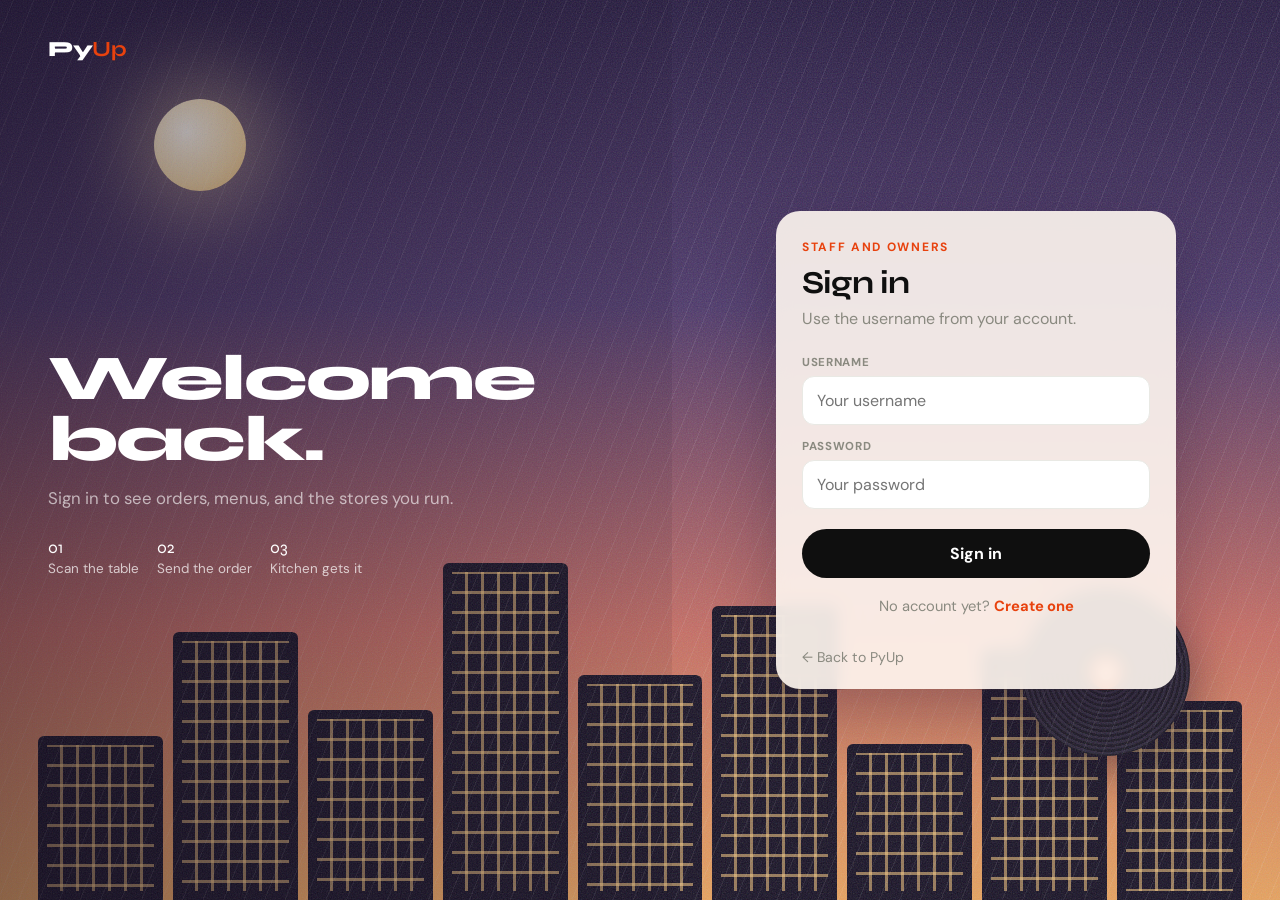
<file: static/my-store.html>
<!DOCTYPE html>
<html lang="en">
<head>
<link rel="icon" href="favicon.svg" type="image/svg+xml">
<meta charset="UTF-8">
<meta name="viewport" content="width=device-width,initial-scale=1">
<title>My Store — Management</title>
<link rel="preconnect" href="https://fonts.googleapis.com">
<link href="https://fonts.googleapis.com/css2?family=Plus+Jakarta+Sans:wght@400;500;600;700;800&display=swap" rel="stylesheet">
<link href="https://cdn.jsdelivr.net/npm/bootstrap@5.3.2/dist/css/bootstrap.min.css" rel="stylesheet">
<link rel="stylesheet" href="theme.css">
<style>
body{font-family:'Plus Jakarta Sans',sans-serif;background:var(--app-bg,#f5f5f0);color:var(--app-text,#1a1a1a)}
[data-theme="dark"] body{--app-bg:#0f172a;background:#0f172a;color:#f1f5f9}
[data-theme="dark"] .card-section,[data-theme="dark"] .section{background:var(--app-surface,#1e293b);border-color:#334155}
[data-theme="dark"] .section-label,[data-theme="dark"] .field label{color:#94a3b8}
[data-theme="dark"] .field input,[data-theme="dark"] .field textarea{background:#1e293b;border-color:#334155;color:#f1f5f9}
[data-theme="dark"] .orders-table th,[data-theme="dark"] .orders-table td{border-color:#334155}
[data-theme="dark"] .empty-orders-msg{color:#94a3b8}
.topbar{background:#1a1a1a;color:#fff;height:58px;display:flex;align-items:center;
  justify-content:space-between;padding:0 24px;position:sticky;top:0;z-index:200}
.topbar .brand{font-weight:800;font-size:1.1rem;letter-spacing:-.4px}
.topbar .brand span{color:#ff6b35}
.topbar .nav-links{display:flex;gap:8px}
.btn-top{padding:7px 16px;border-radius:50px;font-size:.8rem;font-weight:700;
  border:1.5px solid rgba(255,255,255,.25);background:transparent;color:#fff;cursor:pointer;transition:all .2s}
.btn-top:hover{border-color:#fff;background:rgba(255,255,255,.1)}
.btn-top.primary{background:#ff6b35;border-color:#ff6b35}
.btn-top.primary:hover{background:#e55a25}

.page{max-width:1000px;margin:0 auto;padding:28px 16px}
.card-section{background:#fff;border-radius:18px;border:1px solid #e8e8e2;
  padding:24px;margin-bottom:20px;box-shadow:0 2px 8px rgba(0,0,0,.05)}
.section-label{font-size:.7rem;font-weight:800;text-transform:uppercase;letter-spacing:.8px;
  color:#999;margin-bottom:14px}
.section-title{font-size:1.1rem;font-weight:800;margin-bottom:4px}

/* ── CATEGORY PICKER ────────────────────── */
.cat-grid{display:grid;grid-template-columns:repeat(auto-fill,minmax(130px,1fr));gap:10px}
.cat-option{
  border:2px solid #e8e8e2;border-radius:14px;padding:14px 10px;
  text-align:center;cursor:pointer;transition:all .2s;background:#fff;
}
.cat-option:hover{border-color:#1a1a1a}
.cat-option.selected{border-color:#ff6b35;background:#fff8f5}
.cat-option .cat-icon{font-size:1.8rem;display:block;margin-bottom:6px}
.cat-option .cat-label{font-size:.75rem;font-weight:700;color:#555}
.cat-option.selected .cat-label{color:#ff6b35}

/* ── MENU STYLE PICKER ──────────────────── */
.style-grid{display:grid;grid-template-columns:repeat(auto-fill,minmax(160px,1fr));gap:12px}
.style-option{
  border:2px solid #e8e8e2;border-radius:14px;overflow:hidden;
  cursor:pointer;transition:all .2s;
}
.style-option:hover{border-color:#1a1a1a;transform:translateY(-2px)}
.style-option.selected{border-color:#ff6b35;box-shadow:0 4px 16px rgba(255,107,53,.2)}
.style-preview{height:100px;display:flex;align-items:center;justify-content:center;
  background:#f5f5f0;gap:4px;padding:8px;overflow:hidden}
/* preview thumbnails */
.prev-grid{display:grid;grid-template-columns:1fr 1fr;gap:3px;width:100%}
.prev-grid .block{background:#ddd;border-radius:4px;height:36px}
.prev-grid .block.img{background:linear-gradient(135deg,#667eea44,#764ba244)}
.prev-list{display:flex;flex-direction:column;gap:4px;width:100%}
.prev-list .row{display:flex;gap:4px;align-items:center}
.prev-list .row .sq{width:28px;height:28px;border-radius:4px;background:linear-gradient(135deg,#667eea44,#764ba244);flex-shrink:0}
.prev-list .row .lines{flex:1;display:flex;flex-direction:column;gap:3px}
.prev-list .row .lines div{background:#ddd;border-radius:3px;height:7px}
.prev-list .row .lines div:last-child{width:50%}
.prev-minimal{display:flex;flex-direction:column;gap:6px;width:100%}
.prev-minimal .mrow{display:flex;justify-content:space-between;align-items:center;
  border-bottom:1px solid #e0e0e0;padding-bottom:6px}
.prev-minimal .mrow .mtxt{display:flex;flex-direction:column;gap:3px}
.prev-minimal .mrow .mtxt div{background:#ddd;border-radius:3px;height:7px;width:70px}
.prev-minimal .mrow .mtxt div:last-child{width:40px}
.prev-minimal .mrow .mprice{background:#e0f0e8;border-radius:4px;width:28px;height:16px}
.prev-magazine{width:100%;display:flex;flex-direction:column;gap:3px}
.prev-magazine .hero-row{display:flex;gap:3px;height:40px}
.prev-magazine .hero-row .big{flex:1;background:linear-gradient(135deg,#667eea44,#764ba244);border-radius:4px}
.prev-magazine .hero-row .info{flex:1;display:flex;flex-direction:column;justify-content:center;gap:3px}
.prev-magazine .hero-row .info div{background:#ddd;border-radius:3px;height:7px}
.prev-magazine .small-row{display:flex;gap:3px}
.prev-magazine .small-row .sm{flex:1;background:#e8e8e8;border-radius:4px;height:28px}
.prev-masonry{columns:3;gap:3px;width:100%}
.prev-masonry .block{break-inside:avoid;background:linear-gradient(135deg,#667eea22,#764ba222);
  border-radius:4px;margin-bottom:3px}
.style-option-label{padding:8px 10px;background:#fff;font-size:.75rem;font-weight:700;
  text-align:center;color:#555;border-top:1px solid #e8e8e2}
.style-option.selected .style-option-label{color:#ff6b35}

/* ── COLOR & THEME ──────────────────────── */
.theme-picker{display:flex;gap:8px;flex-wrap:wrap}
.theme-btn{
  padding:9px 18px;border-radius:50px;font-size:.78rem;font-weight:700;
  cursor:pointer;border:2px solid transparent;transition:all .18s;
}
.theme-btn.active{outline:3px solid #ff6b35;outline-offset:2px}
.color-row{display:flex;gap:12px;flex-wrap:wrap}
.color-field{flex:1;min-width:80px}
.color-field label{font-size:.72rem;font-weight:700;color:#999;display:block;margin-bottom:5px;text-transform:uppercase}
.color-field input[type=color]{width:100%;height:40px;border:2px solid #e8e8e2;border-radius:10px;cursor:pointer;padding:2px}

/* ── IMAGE UPLOAD ───────────────────────── */
.upload-zone{
  border:2px dashed #d0d0ca;border-radius:12px;padding:16px;
  text-align:center;cursor:pointer;transition:all .2s;
  background:#fafaf8;position:relative;overflow:hidden;
}
.upload-zone:hover{border-color:#ff6b35;background:#fff8f5}
.upload-zone input[type=file]{position:absolute;inset:0;opacity:0;cursor:pointer;z-index:2}
.upload-zone .uz-icon{font-size:1.8rem;display:block;margin-bottom:4px}
.upload-zone .uz-text{font-size:.75rem;color:#999;font-weight:600}
.upload-zone .uz-sizes{display:flex;gap:4px;justify-content:center;flex-wrap:wrap;margin-top:6px}
.size-tag{background:#f0f0ea;border-radius:4px;padding:2px 7px;font-size:.7rem;font-weight:700;color:#888}
.upload-zone .preview-img{max-height:100px;border-radius:8px;max-width:100%;display:none}
.upload-status{font-size:.75rem;margin-top:6px;font-weight:600}
.upload-status.ok{color:#38a169}
.upload-status.err{color:#e53e3e}

/* ── SERVICES ───────────────────────────── */
.service-item{
  display:flex;align-items:center;gap:14px;
  padding:14px;border-radius:14px;border:1px solid #e8e8e2;
  background:#fff;transition:box-shadow .2s;
}
.service-item:hover{box-shadow:0 4px 16px rgba(0,0,0,.08)}
.service-item-img{width:64px;height:64px;border-radius:10px;object-fit:cover;flex-shrink:0;
  background:linear-gradient(135deg,#667eea22,#764ba222);display:flex;align-items:center;justify-content:center;font-size:1.5rem}
.service-item-info{flex:1}
.service-item-name{font-weight:700;font-size:.9rem}
.service-item-desc{font-size:.78rem;color:#888;margin-top:2px}
.service-item-price{font-weight:800;font-size:.95rem;color:#38a169;margin-top:4px}
.service-item-del{background:none;border:none;color:#ccc;cursor:pointer;font-size:1.1rem;
  transition:color .2s;padding:4px}
.service-item-del:hover{color:#e53e3e}

/* ── ADD ITEM FORM ──────────────────────── */
.add-form{display:grid;grid-template-columns:1fr 1fr;gap:12px}
@media(max-width:600px){.add-form{grid-template-columns:1fr}}
.field{display:flex;flex-direction:column;gap:5px}
.field label{font-size:.75rem;font-weight:700;color:#999;text-transform:uppercase;letter-spacing:.5px}
.field input,.field textarea{
  padding:10px 13px;border:1.5px solid #e8e8e2;border-radius:10px;
  font-family:inherit;font-size:.88rem;outline:none;transition:border-color .2s;
}
.field input:focus,.field textarea:focus{border-color:#ff6b35}

/* ── ORDERS ──────────────────────────────── */
.orders-table{width:100%;border-collapse:separate;border-spacing:0}
.orders-table th{font-size:.72rem;font-weight:800;text-transform:uppercase;letter-spacing:.5px;
  color:#999;padding:10px 12px;border-bottom:2px solid #e8e8e2;background:#fafaf8;text-align:left}
.orders-table td{padding:12px;border-bottom:1px solid #f0f0ea;font-size:.84rem;vertical-align:middle}
.orders-table tr:last-child td{border-bottom:none}
.badge-pending{background:#fff3cd;color:#856404;border-radius:50px;padding:3px 10px;font-size:.72rem;font-weight:700}
.badge-complete{background:#d1e7dd;color:#0a3622;border-radius:50px;padding:3px 10px;font-size:.72rem;font-weight:700}
.btn-complete{background:#1a1a1a;color:#fff;border:none;border-radius:50px;
  padding:5px 14px;font-size:.75rem;font-weight:700;cursor:pointer;transition:background .2s}
.btn-complete:hover{background:#ff6b35}

.store-page-link{
  display:inline-flex;align-items:center;gap:6px;
  padding:8px 16px;border-radius:50px;font-size:.82rem;font-weight:700;
  background:#f5f5f0;color:#1a1a1a;text-decoration:none;border:1.5px solid #e8e8e2;
  transition:all .2s;
}
.store-page-link:hover{background:#1a1a1a;color:#fff;border-color:#1a1a1a}
a.btn-analytics-cta:hover{transform:translateY(-2px);box-shadow:0 6px 20px rgba(102,126,234,.4)}
</style>
</head>
<body>

<div class="topbar">
  <div class="brand">Py<span>Up</span> <span style="font-weight:400;opacity:.5;font-size:.85rem;margin-left:6px">Store Manager</span></div>
  <div class="nav-links">
    <button id="themeBtn" type="button" title="Toggle dark mode" class="btn-top" style="padding:6px 12px;font-size:1.1rem">🌙</button>
    <a id="backNavLink" href="customer.html" class="btn-top">← Back</a>
    <button onclick="logout()" class="btn-top primary">Logout</button>
  </div>
</div>
<script src="theme.js"></script>
<script>window.themeInit();(function(){var b=document.getElementById('themeBtn');if(b){b.textContent=document.documentElement.getAttribute('data-theme')==='dark'?'☀️':'🌙';b.onclick=function(){var t=window.themeToggle();b.textContent=t==='dark'?'☀️':'🌙';};}})();</script>

<div class="page">

  <!-- ── CREATE STORE ──────────────────── -->
  <div id="createSection" class="card-section" style="display:none">
    <div class="section-label">Getting Started</div>
    <h2 class="section-title mb-1">Create Your Store</h2>
    <p style="color:#888;font-size:.85rem;margin-bottom:20px">Set up your store to start accepting orders</p>

    <div class="add-form mb-3">
      <div class="field"><label>Store Name</label><input id="newStoreName" placeholder="e.g. Joe's Pizza"></div>
      <div class="field"><label>Description</label><input id="newStoreDesc" placeholder="Brief description of your store"></div>
    </div>

    <div class="section-label mt-3">Store Category</div>
    <div class="cat-grid" id="createCatGrid"></div>

    <button onclick="createStore()" style="margin-top:20px;padding:12px 28px;border-radius:12px;
      background:#1a1a1a;color:#fff;border:none;font-family:inherit;font-weight:700;font-size:.9rem;cursor:pointer">
      Create Store →
    </button>
  </div>

  <!-- ── STORE TABS (shown when user has multiple stores) ── -->
  <div id="storeTabsSection" style="display:none;margin-bottom:16px">
    <div style="display:flex;align-items:center;gap:8px;flex-wrap:wrap" id="storeTabs"></div>
  </div>

  <!-- ── STORE MANAGEMENT ─────────────── -->
  <div id="storeSection" style="display:none">

    <!-- Header -->
    <div class="card-section" style="display:flex;align-items:flex-start;justify-content:space-between;flex-wrap:wrap;gap:12px">
      <div>
        <div class="section-label">Your Store</div>
        <h2 class="section-title" id="storeTitle"></h2>
        <p style="color:#888;font-size:.85rem;margin:4px 0 12px" id="storeDesc"></p>
        <a id="storePageLink" href="#" target="_blank" class="store-page-link">🔗 View Store Page</a>
      </div>
      <div style="display:flex;gap:8px;flex-wrap:wrap;align-items:center">
        <button onclick="generateTableQRs()" style="padding:10px 20px;border-radius:12px;
          background:#f5f5f0;border:1.5px solid #e8e8e2;font-family:inherit;font-weight:700;
          font-size:.85rem;cursor:pointer;white-space:nowrap">
          📱 QR Codes
        </button>
        <button onclick="showCreateNewStore()" style="padding:10px 20px;border-radius:12px;
          background:#f0f9ff;border:1.5px solid #bae0ff;color:#0070c0;font-family:inherit;font-weight:700;
          font-size:.85rem;cursor:pointer;white-space:nowrap">
          ➕ New Store
        </button>
        <button onclick="confirmDeleteStore()" style="padding:10px 20px;border-radius:12px;
          background:#fff0f0;border:1.5px solid #fcc;color:#e53e3e;font-family:inherit;font-weight:700;
          font-size:.85rem;cursor:pointer;white-space:nowrap">
          🗑 Delete Store
        </button>
      </div>
    </div>

    <!-- ── CUSTOMIZE ─────────────────── -->
    <div class="card-section">
      <div class="section-label">🎨 Customize Store Page</div>

      <!-- Basic info -->
      <div class="add-form mb-4">
        <div class="field"><label>Store Name</label><input id="custName" placeholder="Store Name"></div>
        <div class="field"><label>Description</label><input id="custDesc" placeholder="Description"></div>
        <div class="field"><label>Tagline</label><input id="custTagline" placeholder="Catchy tagline…"></div>
        <div class="field"><label>Welcome Message</label><input id="custWelcome" placeholder="Shown on store page…"></div>
        <div class="field"><label>Footer Text</label><input id="custFooter" placeholder="© 2025 My Store"></div>
      </div>

      <!-- Category -->
      <div class="section-label">Store Category</div>
      <div class="cat-grid mb-4" id="editCatGrid"></div>

      <!-- Menu Style -->
      <div class="section-label">Menu Layout Style</div>
      <div class="style-grid mb-4" id="styleGrid">
        <div class="style-option" data-style="grid" onclick="selectStyle('grid')">
          <div class="style-preview">
            <div class="prev-grid">
              <div class="block img"></div><div class="block img"></div>
              <div class="block"></div><div class="block"></div>
            </div>
          </div>
          <div class="style-option-label">🔲 Grid</div>
        </div>
        <div class="style-option" data-style="list" onclick="selectStyle('list')">
          <div class="style-preview">
            <div class="prev-list">
              <div class="row"><div class="sq"></div><div class="lines"><div></div><div></div></div></div>
              <div class="row"><div class="sq"></div><div class="lines"><div></div><div></div></div></div>
              <div class="row"><div class="sq"></div><div class="lines"><div></div><div></div></div></div>
            </div>
          </div>
          <div class="style-option-label">📋 List</div>
        </div>
        <div class="style-option" data-style="minimal" onclick="selectStyle('minimal')">
          <div class="style-preview">
            <div class="prev-minimal">
              <div class="mrow"><div class="mtxt"><div></div><div></div></div><div class="mprice"></div></div>
              <div class="mrow"><div class="mtxt"><div></div><div></div></div><div class="mprice"></div></div>
              <div class="mrow"><div class="mtxt"><div></div><div></div></div><div class="mprice"></div></div>
            </div>
          </div>
          <div class="style-option-label">✨ Minimal</div>
        </div>
        <div class="style-option" data-style="magazine" onclick="selectStyle('magazine')">
          <div class="style-preview">
            <div class="prev-magazine">
              <div class="hero-row"><div class="big"></div><div class="info"><div></div><div style="width:50%"></div></div></div>
              <div class="small-row"><div class="sm"></div><div class="sm"></div><div class="sm"></div></div>
            </div>
          </div>
          <div class="style-option-label">📰 Magazine</div>
        </div>
        <div class="style-option" data-style="masonry" onclick="selectStyle('masonry')">
          <div class="style-preview">
            <div class="prev-masonry">
              <div class="block" style="height:52px"></div>
              <div class="block" style="height:36px"></div>
              <div class="block" style="height:44px"></div>
              <div class="block" style="height:30px"></div>
              <div class="block" style="height:46px"></div>
              <div class="block" style="height:38px"></div>
            </div>
          </div>
          <div class="style-option-label">🧱 Masonry</div>
        </div>
      </div>

      <!-- Theme + Colors -->
      <div class="section-label">Theme & Colors</div>
      <input type="hidden" id="selectedThemeField" value="modern">
      <div class="theme-picker mb-3" id="themePicker">
        <button class="theme-btn" data-theme="modern" onclick="selectTheme('modern')"
          style="background:linear-gradient(135deg,#667eea,#764ba2);color:white">🎨 Modern</button>
        <button class="theme-btn" data-theme="dark" onclick="selectTheme('dark')"
          style="background:linear-gradient(135deg,#1a1a2e,#0f3460);color:white">🌙 Dark</button>
        <button class="theme-btn" data-theme="minimal" onclick="selectTheme('minimal')"
          style="background:#fff;color:#333;border:2px solid #e0e0e0">✨ Minimal</button>
        <button class="theme-btn" data-theme="warm" onclick="selectTheme('warm')"
          style="background:linear-gradient(135deg,#f7971e,#ffd200);color:#333">🌅 Warm</button>
      </div>
      <div class="color-row mb-4">
        <div class="color-field"><label>Primary</label><input type="color" id="cPrimary" value="#667eea" oninput="syncColors()"></div>
        <div class="color-field"><label>Secondary</label><input type="color" id="cSecondary" value="#764ba2" oninput="syncColors()"></div>
        <div class="color-field"><label>Accent</label><input type="color" id="cAccent" value="#28a745" oninput="syncColors()"></div>
      </div>

      <!-- Banner + Logo -->
      <div class="add-form mb-3">
        <div>
          <div class="section-label">Banner Image</div>
          <div class="upload-zone" onclick="document.getElementById('bannerInput').click()">
            <span class="uz-icon">🖼</span>
            <div class="uz-text">Click to upload banner</div>
            <div class="uz-sizes"><span class="size-tag">1200×400</span><span class="size-tag">1920×480</span></div>
            <img id="bannerPreview" class="preview-img" src="">
            <input type="file" id="bannerInput" accept="image/*" onchange="uploadImg('banner',this)">
          </div>
          <div class="upload-status" id="bannerStatus"></div>
        </div>
        <div>
          <div class="section-label">Store Logo</div>
          <div class="upload-zone" onclick="document.getElementById('logoInput').click()">
            <span class="uz-icon">🏷</span>
            <div class="uz-text">Click to upload logo</div>
            <div class="uz-sizes"><span class="size-tag">200×200</span><span class="size-tag">400×400</span></div>
            <img id="logoPreview" class="preview-img" src="">
            <input type="file" id="logoInput" accept="image/*" onchange="uploadImg('logo',this)">
          </div>
          <div class="upload-status" id="logoStatus"></div>
        </div>
      </div>

      <div style="display:flex;gap:10px;align-items:center;flex-wrap:wrap">
        <button onclick="saveStore()" style="padding:12px 28px;border-radius:12px;
          background:#1a1a1a;color:#fff;border:none;font-family:inherit;font-weight:700;font-size:.9rem;cursor:pointer">
          💾 Save Changes
        </button>
        <a id="previewLink" href="#" target="_blank" style="padding:11px 22px;border-radius:12px;
          border:1.5px solid #e8e8e2;font-weight:700;font-size:.85rem;text-decoration:none;color:#555">
          👁 Preview
        </a>
        <span id="saveStatus" style="font-size:.8rem;color:#38a169;font-weight:600"></span>
      </div>
    </div>

    <!-- ── ADD MENU ITEM ─────────────── -->
    <div class="card-section">
      <div class="section-label">➕ Add Menu Item</div>
      <div class="add-form">
        <div class="field"><label>Name</label><input id="svcName" placeholder="Item name"></div>
        <div class="field"><label>Description</label><input id="svcDesc" placeholder="Short description"></div>
        <div class="field"><label>Price (€)</label><input id="svcPrice" type="number" placeholder="0"></div>
        <div>
          <div class="section-label">Product Image (optional)</div>
          <div class="upload-zone" onclick="document.getElementById('productInput').click()" style="padding:10px">
            <span class="uz-icon" style="font-size:1.4rem">📷</span>
            <div class="uz-text" id="prodPlaceholder">Upload product image</div>
            <div class="uz-sizes"><span class="size-tag">400×400</span><span class="size-tag">800×600</span></div>
            <img id="prodPreview" class="preview-img" src="" style="max-height:70px">
            <input type="file" id="productInput" accept="image/*" onchange="uploadImg('product',this)">
          </div>
          <div class="upload-status" id="prodStatus"></div>
        </div>
      </div>
      <button onclick="addItem()" style="margin-top:14px;padding:11px 24px;border-radius:10px;
        background:#ff6b35;color:#fff;border:none;font-family:inherit;font-weight:700;cursor:pointer">
        Add to Menu
      </button>
    </div>

    <!-- ── MENU ITEMS ────────────────── -->
    <div class="card-section">
      <div class="section-label">🛍 Menu Items</div>
      <div id="menuItems" style="display:flex;flex-direction:column;gap:10px"></div>
    </div>

    <!-- ── ORDERS ────────────────────── -->
    <div class="card-section">
      <div class="section-label">📦 Orders</div>
      <div style="overflow-x:auto">
        <table class="orders-table">
          <thead>
            <tr>
              <th>ID</th><th>Type</th><th>Location</th><th>Customer</th>
              <th>Item</th><th>Qty</th><th>Total</th><th>Status</th><th>Action</th>
            </tr>
          </thead>
          <tbody id="ordersBody"></tbody>
        </table>
      </div>
    </div>

  </div><!-- /storeSection -->

  <!-- ── CREATE NEW STORE (inline panel) ─ -->
  <div id="createNewSection" class="card-section" style="display:none;border:2px solid #bae0ff;background:#f0f9ff">
    <div style="display:flex;justify-content:space-between;align-items:center;margin-bottom:16px">
      <div>
        <div class="section-label" style="color:#0070c0">Create New Store</div>
        <h3 style="font-weight:800;font-size:1rem;margin:0">Add another store to your account</h3>
      </div>
      <button onclick="hideCreateNewStore()" style="background:none;border:none;cursor:pointer;font-size:1.4rem;color:#aaa">✕</button>
    </div>
    <div class="add-form mb-3">
      <div class="field"><label>Store Name</label><input id="newStoreName2" placeholder="e.g. Joe's Pizza"></div>
      <div class="field"><label>Description</label><input id="newStoreDesc2" placeholder="Brief description"></div>
    </div>
    <div class="section-label">Category</div>
    <div class="cat-grid mb-3" id="newStoreCatGrid"></div>
    <button onclick="createNewStore()" style="padding:11px 24px;border-radius:10px;
      background:#1a1a1a;color:#fff;border:none;font-family:inherit;font-weight:700;cursor:pointer;font-size:.9rem">
      Create Store →
    </button>
    <span id="createNewStatus" style="font-size:.8rem;margin-left:12px"></span>
  </div>

  <!-- ── Analytics Dashboard (bottom CTA, shown when user has stores) ── -->
  <div id="analyticsCtaSection" class="card-section" style="display:none;border:2px dashed #e0d4f0;background:linear-gradient(135deg,#faf8fc 0%,#f5f0fa 100%)">
    <div style="display:flex;flex-wrap:wrap;align-items:center;justify-content:space-between;gap:16px">
      <div>
        <div class="section-label" style="color:#6b5b95">Analytics</div>
        <h3 style="font-weight:800;font-size:1.05rem;margin:0;color:#1a1a1a">View your store performance</h3>
        <p style="color:#666;font-size:.85rem;margin:4px 0 0">Revenue, orders, and trends in one dashboard.</p>
      </div>
      <a href="store-analytics.html" class="btn-analytics-cta" style="display:inline-flex;align-items:center;gap:8px;padding:14px 28px;border-radius:12px;background:linear-gradient(135deg,#667eea,#764ba2);color:#fff;font-weight:700;font-size:.9rem;text-decoration:none;box-shadow:0 4px 14px rgba(102,126,234,.35);transition:transform .2s,box-shadow .2s">
        📊 Open Analytics Dashboard
      </a>
    </div>
  </div>

</div><!-- /page -->

<script src="config.js"></script>
<script src="script.js"></script>
<script>
const CATEGORIES = [
  {id:"food",       icon:"🍕", label:"Food & Drinks"},
  {id:"fashion",    icon:"👗", label:"Fashion"},
  {id:"services",   icon:"💼", label:"Services"},
  {id:"beauty",     icon:"💄", label:"Beauty"},
  {id:"electronics",icon:"📱", label:"Electronics"},
  {id:"home",       icon:"🏠", label:"Home & Living"},
  {id:"health",     icon:"💪", label:"Health & Fitness"},
  {id:"groceries",  icon:"🛒", label:"Groceries"},
  {id:"entertainment",icon:"🎮",label:"Entertainment"},
  {id:"pets",       icon:"🐾", label:"Pets"},
];

let selectedCategory = "services";
let selectedStyle    = "grid";
let selectedTheme    = "modern";
let uploadedUrls     = {banner:null, logo:null, product:null};

// Build category grids
function buildCatGrid(containerId, onSelect) {
  const el = document.getElementById(containerId);
  el.innerHTML = CATEGORIES.map(c => `
    <div class="cat-option${selectedCategory===c.id?' selected':''}" data-cat="${c.id}"
         onclick="${onSelect}('${c.id}','${containerId}')">
      <span class="cat-icon">${c.icon}</span>
      <span class="cat-label">${c.label}</span>
    </div>`).join("");
}

function pickCategory(id, gridId) {
  selectedCategory = id;
  document.querySelectorAll(`#${gridId} .cat-option`).forEach(el =>
    el.classList.toggle("selected", el.dataset.cat === id));
}

function selectStyle(s) {
  selectedStyle = s;
  document.querySelectorAll(".style-option").forEach(el =>
    el.classList.toggle("selected", el.dataset.style === s));
}

function selectTheme(t) {
  selectedTheme = t;
  // Store in a hidden field so it's never lost
  document.getElementById("selectedThemeField").value = t;
  document.querySelectorAll(".theme-btn").forEach(el =>
    el.classList.toggle("active", el.dataset.theme === t));
}

function syncColors() {
  // live preview of colors could go here
}

// ── Save store (style, theme, colors, basic info) ─────────────────────────
async function saveStore() {
  if (!currentStoreId) return;
  const statusEl = document.getElementById("saveStatus");
  statusEl.textContent = "";
  const payload = {
    name:                 document.getElementById("custName").value.trim(),
    description:          document.getElementById("custDesc").value.trim(),
    tagline:              document.getElementById("custTagline").value.trim() || null,
    welcome_message:      document.getElementById("custWelcome").value.trim() || null,
    footer_text:          document.getElementById("custFooter").value.trim() || null,
    category:             selectedCategory,
    menu_style:           selectedStyle,
    theme:                selectedTheme,
    primary_color:        document.getElementById("cPrimary").value,
    secondary_color:      document.getElementById("cSecondary").value,
    accent_color:         document.getElementById("cAccent").value,
    banner_image_url:     uploadedUrls.banner || null,
    logo_url:             uploadedUrls.logo || null,
  };
  try {
    statusEl.style.color = "#888";
    statusEl.textContent = "Saving…";
    const res = await fetch(`${API}/stores/${currentStoreId}/theme`, {
      method: "PUT",
      headers: { "Content-Type": "application/json", "Authorization": "Bearer " + getToken() },
      body: JSON.stringify(payload),
    });
    if (res.ok) {
      statusEl.style.color = "#38a169";
      statusEl.textContent = "✓ Saved";
      // Update in-memory store so tabs/display stay in sync
      const idx = allMyStores.findIndex(s => s.id === currentStoreId);
      if (idx >= 0) {
        allMyStores[idx] = { ...allMyStores[idx], ...payload };
        document.getElementById("storeTitle").textContent = payload.name;
        document.getElementById("storeDesc").textContent = payload.description;
      }
      setTimeout(() => { statusEl.textContent = ""; }, 2000);
    } else {
      const d = await res.json().catch(() => ({}));
      statusEl.style.color = "#e53e3e";
      statusEl.textContent = "✗ " + (d.detail || "Save failed");
    }
  } catch (err) {
    statusEl.style.color = "#e53e3e";
    statusEl.textContent = "✗ " + (err.message || "Save failed");
  }
}

// Fix back button based on role
(function() {
  const role = localStorage.getItem("role");
  const link = document.getElementById("backNavLink");
  if (link) {
    if (role === "admin") {
      link.href = "admin.html";
      link.textContent = "← Admin Panel";
    } else {
      link.href = "customer.html";
      link.textContent = "← Browse Stores";
    }
  }
})();

// ── Image upload ─────────────────────────
async function uploadImg(type, input) {
  const file = input.files[0]; if (!file) return;
  const statusId = type==="banner"?"bannerStatus":type==="logo"?"logoStatus":"prodStatus";
  const statusEl = document.getElementById(statusId);
  statusEl.className="upload-status"; statusEl.textContent="⏳ Uploading…";

  const fd = new FormData(); fd.append("file", file);
  const res = await fetch(`${API}/upload-image`, {
    method:"POST", headers:{"Authorization":"Bearer "+getToken()}, body:fd
  });

  if (!res.ok) {
    const e = await res.json();
    statusEl.className="upload-status err";
    statusEl.textContent="❌ "+(e.detail||"Upload failed");
    return;
  }
  const d = await res.json();
  uploadedUrls[type] = d.url;
  statusEl.className="upload-status ok";
  statusEl.textContent=`✅ ${d.width}×${d.height}`;

  if (type==="banner"){
    const p=document.getElementById("bannerPreview");p.src=d.url;p.style.display="block";}
  else if (type==="logo"){
    const p=document.getElementById("logoPreview");p.src=d.url;p.style.display="block";}
  else if (type==="product"){
    const p=document.getElementById("prodPreview");p.src=d.url;p.style.display="block";
    document.getElementById("prodPlaceholder").style.display="none";}
}

// ── Load my store ─────────────────────────
let allMyStores = [];

async function loadMyStore() {
  const res = await fetch(`${API}/my-stores`, {
    headers:{"Authorization":"Bearer "+getToken()}
  });
  allMyStores = await res.json();
  buildCatGrid("createCatGrid", "pickCategory");
  if (!allMyStores.length) {
    document.getElementById("createSection").style.display="block";
    document.getElementById("analyticsCtaSection").style.display="none";
  } else {
    document.getElementById("analyticsCtaSection").style.display="block";
    renderStoreTabs();
    loadStoreById(allMyStores[0].id);
  }
}

function renderStoreTabs() {
  if (allMyStores.length <= 1) {
    document.getElementById("storeTabsSection").style.display="none";
    return;
  }
  document.getElementById("storeTabsSection").style.display="block";
  const tabs = document.getElementById("storeTabs");
  tabs.innerHTML = allMyStores.map(s => `
    <button onclick="switchStore('${s.id}')" id="tab-${s.id}"
      style="padding:8px 18px;border-radius:50px;font-family:inherit;font-size:.82rem;font-weight:700;
             cursor:pointer;transition:all .18s;border:1.5px solid #e8e8e2;background:#fff;color:#555">
      \u{1F3EA} ${s.name}
    </button>`).join("") + `
    <button onclick="showCreateNewStore()"
      style="padding:8px 18px;border-radius:50px;font-family:inherit;font-size:.82rem;font-weight:700;
             cursor:pointer;transition:all .18s;border:1.5px dashed #bae0ff;background:#f0f9ff;color:#0070c0">
      \u2795 New
    </button>`;
}

function switchStore(id) {
  document.getElementById("createNewSection").style.display="none";
  loadStoreById(id);
}

function loadStoreById(id) {
  const s = allMyStores.find(x => x.id === id);
  if (!s) return;
  currentStoreId = s.id;
  localStorage.setItem("currentStoreId", currentStoreId);
  allMyStores.forEach(x => {
    const t = document.getElementById(`tab-${x.id}`);
    if (t) {
      t.style.background  = x.id === id ? "#1a1a1a" : "#fff";
      t.style.color       = x.id === id ? "#fff"    : "#555";
      t.style.borderColor = x.id === id ? "#1a1a1a" : "#e8e8e2";
    }
  });
  document.getElementById("storeSection").style.display="block";
  document.getElementById("storeTitle").textContent = s.name;
  document.getElementById("storeDesc").textContent  = s.description;
  const link = `store-view.html?store=${currentStoreId}`;
  document.getElementById("storePageLink").href = link;
  document.getElementById("previewLink").href   = link;
  document.getElementById("custName").value    = s.name || "";
  document.getElementById("custDesc").value    = s.description || "";
  document.getElementById("custTagline").value = s.tagline || "";
  document.getElementById("custWelcome").value = s.welcome_message || "";
  document.getElementById("custFooter").value  = s.footer_text || "";
  document.getElementById("cPrimary").value    = s.primary_color   || "#667eea";
  document.getElementById("cSecondary").value  = s.secondary_color || "#764ba2";
  document.getElementById("cAccent").value     = s.accent_color    || "#28a745";
  selectedCategory = s.category  || "services";
  selectedStyle    = s.menu_style || "grid";
  selectedTheme    = s.theme      || "modern";
  document.getElementById("selectedThemeField").value = selectedTheme;
  buildCatGrid("editCatGrid", "pickCategory");
  document.querySelectorAll(".style-option").forEach(el =>
    el.classList.toggle("selected", el.dataset.style === selectedStyle));
  document.querySelectorAll(".theme-btn").forEach(el =>
    el.classList.toggle("active", el.dataset.theme === selectedTheme));
  uploadedUrls.banner = s.banner_image_url || null;
  uploadedUrls.logo   = s.logo_url || null;
  const bp = document.getElementById("bannerPreview");
  const lp = document.getElementById("logoPreview");
  if (s.banner_image_url){ bp.src=s.banner_image_url; bp.style.display="block"; }
  else { bp.src=""; bp.style.display="none"; }
  if (s.logo_url){ lp.src=s.logo_url; lp.style.display="block"; }
  else { lp.src=""; lp.style.display="none"; }
  loadMyServices();
  loadStoreOrders();
}

// ── Create first store ────────────────────
async function createStore() {
  const name = document.getElementById("newStoreName").value.trim();
  const desc = document.getElementById("newStoreDesc").value.trim();
  if (!name) return alert("Please enter a store name");
  const res = await fetch(`${API}/stores`, {
    method:"POST",
    headers:{"Content-Type":"application/json","Authorization":"Bearer "+getToken()},
    body: JSON.stringify({name, description:desc, category:selectedCategory})
  });
  if (res.ok) location.reload();
  else alert("Failed to create store");
}

// ── Create additional store ───────────────
let newStoreCategory = "services";

function showCreateNewStore() {
  const el = document.getElementById("createNewSection");
  el.style.display = "block";
  el.scrollIntoView({behavior:"smooth", block:"nearest"});
  buildCatGrid("newStoreCatGrid", "pickNewStoreCategory");
}
function hideCreateNewStore() {
  document.getElementById("createNewSection").style.display="none";
}
function pickNewStoreCategory(id) {
  newStoreCategory = id;
  document.querySelectorAll("#newStoreCatGrid .cat-option").forEach(el =>
    el.classList.toggle("selected", el.dataset.cat === id));
}
async function createNewStore() {
  const name = document.getElementById("newStoreName2").value.trim();
  const desc = document.getElementById("newStoreDesc2").value.trim();
  const status = document.getElementById("createNewStatus");
  if (!name) { status.style.color="#e53e3e"; status.textContent="\u274C Please enter a name"; return; }
  status.style.color="#888"; status.textContent="Creating...";
  const res = await fetch(`${API}/stores`, {
    method:"POST",
    headers:{"Content-Type":"application/json","Authorization":"Bearer "+getToken()},
    body: JSON.stringify({name, description:desc, category:newStoreCategory})
  });
  if (res.ok) {
    status.style.color="#38a169"; status.textContent="\u2705 Created!";
    setTimeout(() => location.reload(), 700);
  } else {
    status.style.color="#e53e3e"; status.textContent="\u274C Failed to create store";
  }
}

// ── Delete store ──────────────────────────
async function confirmDeleteStore() {
  const storeName = document.getElementById("storeTitle").textContent;
  if (!confirm("Delete \"" + storeName + "\"?\n\nThis permanently deletes the store, ALL menu items, and ALL orders. Cannot be undone.")) return;
  const typed = prompt("Type the store name to confirm:\n\"" + storeName + "\"");
  if (typed === null) return;
  if (typed.trim() !== storeName.trim()) { alert("Name did not match. Cancelled."); return; }
  const res = await fetch(`${API}/stores/${currentStoreId}`, {
    method:"DELETE",
    headers:{"Authorization":"Bearer "+getToken()}
  });
  if (res.ok) { alert("Store deleted."); location.reload(); }
  else {
    const d = await res.json().catch(()=>({detail:"Unknown error"}));
    alert("Failed: " + d.detail);
  }
}

// ── Load services ─────────────────────────
async function loadMyServices() {
  const res = await fetch(`${API}/stores/${currentStoreId}/services`);
  const data = await res.json();
  const el = document.getElementById("menuItems");

  if (!data.length) {
    el.innerHTML=`<div class="empty-orders-msg" style="text-align:center;padding:24px;background:var(--app-bg,#fafafa);border-radius:12px;border:1px dashed var(--app-border,#e8e8e2)">
      <div style="font-size:2rem;margin-bottom:8px">🛍</div>
      <div style="font-weight:700;margin-bottom:4px">No menu items yet</div>
      <p style="margin:0;font-size:.9rem">Add your first item using the form above.</p>
    </div>`;return;}

  el.innerHTML = data.map(s => `
    <div class="service-item">
      ${s.image_url
        ? `<img src="${s.image_url}" class="service-item-img" style="object-fit:cover">`
        : `<div class="service-item-img">🛍</div>`}
      <div class="service-item-info">
        <div class="service-item-name">${s.name}</div>
        <div class="service-item-desc">${s.description||""}</div>
        <div class="service-item-price">€${s.price}</div>
      </div>
      <button class="service-item-del" onclick="deleteItem('${s.id}')" title="Delete">🗑</button>
    </div>`).join("");
}

async function addItem() {
  const name  = document.getElementById("svcName").value.trim();
  const desc  = document.getElementById("svcDesc").value.trim();
  const price = parseInt(document.getElementById("svcPrice").value);
  if (!name || !price) return alert("Please enter name and price");

  await fetch(`${API}/stores/${currentStoreId}/services`, {
    method:"POST",
    headers:{"Content-Type":"application/json","Authorization":"Bearer "+getToken()},
    body: JSON.stringify({name, description:desc, price, image_url:uploadedUrls.product||null})
  });
  document.getElementById("svcName").value="";
  document.getElementById("svcDesc").value="";
  document.getElementById("svcPrice").value="";
  uploadedUrls.product=null;
  const p=document.getElementById("prodPreview");p.style.display="none";p.src="";
  document.getElementById("prodPlaceholder").style.display="block";
  document.getElementById("prodStatus").textContent="";
  loadMyServices();
}

async function deleteItem(id) {
  if (!confirm("Delete this item?")) return;
  await fetch(`${API}/stores/${currentStoreId}/services/${id}`, {
    method:"DELETE", headers:{"Authorization":"Bearer "+getToken()}
  });
  loadMyServices();
}

// ── Load orders ───────────────────────────
async function loadStoreOrders() {
  const res = await fetch(`${API}/store-orders/${currentStoreId}`, {
    headers:{"Authorization":"Bearer "+getToken()}
  });
  const data = await res.json();
  const tbody = document.getElementById("ordersBody");

  if (!data.length) {
    tbody.innerHTML=`<tr><td colspan="9" class="empty-orders-msg" style="text-align:center;padding:32px 24px">
      <div style="font-size:2rem;margin-bottom:8px">📦</div>
      <div style="font-weight:700;margin-bottom:4px">No orders yet</div>
      <div style="font-size:.9rem;margin-bottom:16px">Share your store link with customers to start receiving orders.</div>
      <a href="store-view.html?store=${currentStoreId}" style="display:inline-block;padding:10px 20px;background:#1a1a1a;color:#fff;border-radius:50px;font-size:.85rem;font-weight:700;text-decoration:none">Open store page</a>
    </td></tr>`;return;}

  tbody.innerHTML = data.map(o => {
    const icon = o.order_type==="dine-in"?"🍽":"🚗";
    const loc  = o.order_type==="dine-in" ? `Table ${o.table_number}`
      : (o.delivery_address?o.delivery_address.substring(0,25)+"…":"N/A");
    return `<tr>
      <td style="color:#aaa">${o.id.substring(0,7)}…</td>
      <td>${icon} ${o.order_type}</td>
      <td>${loc}</td>
      <td>${o.customer_name||"Guest"}</td>
      <td>${o.service_name}</td>
      <td>${o.quantity}</td>
      <td><strong>€${o.price*o.quantity}</strong></td>
      <td><span class="${o.status==="Completed"?"badge-complete":"badge-pending"}">${o.status}</span></td>
      <td>${o.status!=="Completed"
        ?`<button class="btn-complete" onclick="completeOrder('${o.id}')">Complete</button>`
        :"✓"}</td>
    </tr>`;
  }).join("");
}

async function completeOrder(id) {
  await fetch(`${API}/orders/${id}`, {
    method:"PUT",
    headers:{"Content-Type":"application/json","Authorization":"Bearer "+getToken()},
    body: JSON.stringify({status:"Completed"})
  });
  loadStoreOrders();
}

function generateTableQRs() { window.location.href="table-qr.html"; }

// ── Init ──────────────────────────────────
checkAuth("user");
loadMyStore();
</script>
</body>
</html>
</file>
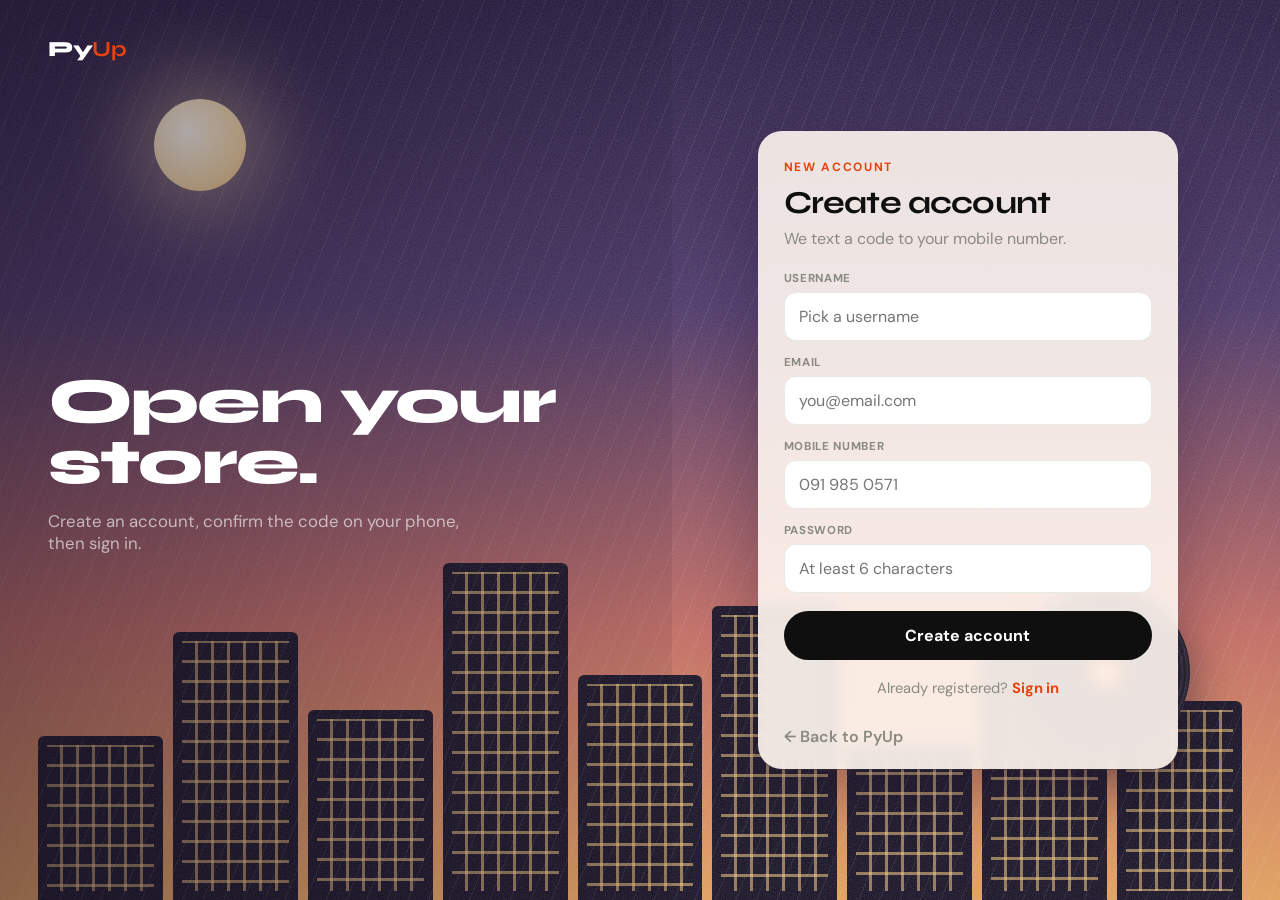
<file: static/register.html>
<!DOCTYPE html>
<html lang="en">
<head>
<meta charset="UTF-8">
<link rel="icon" href="favicon.svg" type="image/svg+xml">
<meta name="viewport" content="width=device-width, initial-scale=1">
<title>Create account — PyUp</title>
<link rel="preconnect" href="https://fonts.googleapis.com">
<link href="https://fonts.googleapis.com/css2?family=Syne:wght@700;800&family=DM+Sans:opsz,wght@9..40,400;9..40,500;9..40,600&display=swap" rel="stylesheet">
<link rel="stylesheet" href="lofi.css">
<style>
  :root { --bg:#f7f7f4; --ink:#0f0f0f; --muted:#8a8a80; --accent:#e8420e; --line:#e9e9e4; --card:#fff; }
  * { box-sizing: border-box; }
  body { margin:0; min-height:100vh; font-family:"DM Sans",sans-serif; color:var(--ink); background:var(--bg); }
  a { color:inherit; }
  .shell { min-height:100vh; display:grid; grid-template-columns: 1.05fr 0.95fr; }
  .panel {
    color:#fff; padding:36px 48px;
    display:flex; flex-direction:column; justify-content:space-between;
    position:relative; overflow:hidden;
  }
  .panel > * { position:relative; }
  .logo { font-family:Syne,sans-serif; font-weight:800; font-size:1.35rem; letter-spacing:-.4px; text-decoration:none; }
  .logo b { color:var(--accent); }
  .panel h1 { font-family:Syne,sans-serif; font-weight:800; font-size:clamp(2.6rem,5vw,4.2rem); line-height:.95; letter-spacing:-1.8px; margin:0 0 16px; }
  .panel p { margin:0; max-width:26rem; color:rgba(255,255,255,.62); font-size:1.05rem; }
  .form-side { display:flex; align-items:center; justify-content:center; padding:32px 24px; }
  .card { width:min(420px, 100%); }
  .is-hidden { display:none; }
  .eyebrow { font-size:.75rem; font-weight:700; letter-spacing:.14em; text-transform:uppercase; color:var(--accent); margin:0 0 8px; }
  h2 { font-family:Syne,sans-serif; font-size:2rem; letter-spacing:-.8px; margin:0 0 6px; }
  .sub { color:var(--muted); margin:0 0 22px; }
  label { display:block; font-size:.72rem; font-weight:700; letter-spacing:.06em; text-transform:uppercase; color:var(--muted); margin:0 0 6px; }
  input {
    width:100%; padding:13px 14px; border:1.5px solid var(--line); border-radius:12px;
    background:var(--card); font:inherit; font-size:1rem; color:var(--ink); outline:none; margin-bottom:14px;
  }
  input:focus { border-color:var(--accent); }
  button {
    width:100%; margin-top:4px; border:0; border-radius:999px; padding:14px 18px;
    background:var(--ink); color:#fff; font:inherit; font-weight:700; cursor:pointer;
  }
  button:hover { background:var(--accent); }
  button.quiet { background:transparent; color:var(--ink); border:1.5px solid var(--line); margin-top:10px; }
  .err { display:none; background:#fff1f0; color:#b91c1c; border-radius:12px; padding:10px 12px; font-size:.88rem; margin-bottom:14px; }
  .note { margin-top:10px; font-size:.9rem; }
  .note.ok { color:#166534; }
  .note.bad { color:#b91c1c; }
  .foot { margin-top:18px; text-align:center; color:var(--muted); font-size:.92rem; }
  .foot a, .back { color:var(--accent); font-weight:700; text-decoration:none; }
  .back { display:inline-block; margin-top:14px; font-weight:600; color:var(--muted); }
  @media (max-width: 860px) {
    .shell { grid-template-columns: 1fr; }
    .panel { padding:28px 22px 32px; }
    .panel h1 { font-size:2.4rem; }
  }
</style>
</head>
<body>
<div class="lofi-bg" aria-hidden="true">
  <div class="moon"></div>
  <div class="skyline">
    <i style="height:38%"></i><i style="height:62%"></i><i style="height:44%"></i>
    <i style="height:78%"></i><i style="height:52%"></i><i style="height:68%"></i>
    <i style="height:36%"></i><i style="height:58%"></i><i style="height:46%"></i>
  </div>
  <div class="vinyl"></div>
  <div class="rain"></div>
  <div class="grain"></div>
</div>
<div class="shell">
  <section class="panel">
    <a class="logo" href="../index.html">Py<b>Up</b></a>
    <div>
      <h1>Open your store.</h1>
      <p>Create an account, confirm the code on your phone, then sign in.</p>
    </div>
    <div></div>
  </section>
  <section class="form-side">
    <div>
      <div id="registerCard" class="card">
        <p class="eyebrow">New account</p>
        <h2>Create account</h2>
        <p class="sub">We text a code to your mobile number.</p>
        <div id="registerError" class="err"></div>
        <label for="username">Username</label>
        <input id="username" autocomplete="username" placeholder="Pick a username">
        <label for="email">Email</label>
        <input id="email" type="email" autocomplete="email" placeholder="you@email.com">
        <label for="phone">Mobile number</label>
        <input id="phone" type="tel" autocomplete="tel" placeholder="091 985 0571">
        <label for="password">Password</label>
        <input id="password" type="password" autocomplete="new-password" placeholder="At least 6 characters">
        <button id="registerBtn" type="button" onclick="register()">Create account</button>
        <p class="foot">Already registered? <a href="login.html">Sign in</a></p>
        <a class="back" href="../index.html">← Back to PyUp</a>
      </div>

      <div id="successCard" class="card is-hidden">
        <p class="eyebrow">Check your phone</p>
        <h2>Enter the code</h2>
        <p class="sub" id="successMsg">We sent a text to <strong id="sentTo"></strong>. Type the code to activate the account.</p>
        <label for="code">Code</label>
        <input id="code" inputmode="numeric" autocomplete="one-time-code" placeholder="6-digit code">
        <button id="verifyBtn" type="button" onclick="verifyPhone()">Verify</button>
        <div id="verifyMsg" class="note is-hidden"></div>
        <button id="resendBtn" class="quiet" type="button" onclick="resendVerification()">Send the code again</button>
        <div id="resendMsg" class="note ok is-hidden"></div>
        <p class="foot"><a href="login.html">Go to sign in</a></p>
      </div>
    </div>
  </section>
</div>
<script src="config.js"></script>
<script>
let registeredUsername = ""

function showCodeStep(phone, note) {
    document.getElementById("sentTo").textContent = phone
    if (note) document.getElementById("successMsg").insertAdjacentText("beforeend", " " + note)
    document.getElementById("registerCard").classList.add("is-hidden")
    document.getElementById("successCard").classList.remove("is-hidden")
}

async function register() {
    const btn = document.getElementById("registerBtn")
    const errEl = document.getElementById("registerError")

    const username = document.getElementById("username").value.trim()
    const email    = document.getElementById("email").value.trim()
    const phone    = document.getElementById("phone").value.trim()
    const password = document.getElementById("password").value

    if (!username || !email || !phone || !password) {
        showError("Please fill in all fields.")
        return
    }

    btn.disabled = true
    btn.textContent = "Creating account…"
    errEl.style.display = "none"

    try {
        const res = await fetch(`${API}/register`, {
            method: "POST",
            headers: { "Content-Type": "application/json" },
            body: JSON.stringify({ username, email, phone, password })
        })
        const data = await res.json()

        if (res.ok) {
            registeredUsername = username
            showCodeStep(data.phone || phone)
        } else if (res.status === 503) {
            registeredUsername = username
            showCodeStep(phone, "The text did not go out. Send it again.")
        } else {
            showError(data.detail || "Registration failed. Please try again.")
        }
    } catch (err) {
        showError("Could not connect to the server. Please try again.")
    } finally {
        btn.disabled = false
        btn.textContent = "Create account"
    }
}

async function verifyPhone() {
    const btn = document.getElementById("verifyBtn")
    const msgEl = document.getElementById("verifyMsg")
    const code = document.getElementById("code").value.trim()
    btn.disabled = true
    msgEl.classList.add("is-hidden")
    try {
        const res = await fetch(`${API}/verify-phone`, {
            method: "POST",
            headers: { "Content-Type": "application/json" },
            body: JSON.stringify({ username: registeredUsername, code })
        })
        const data = await res.json()
        msgEl.textContent = data.detail || data.message || "Verified."
        msgEl.classList.remove("is-hidden", "ok", "bad")
        msgEl.classList.add(res.ok ? "ok" : "bad")
        if (res.ok) setTimeout(() => { window.location.href = "login.html" }, 800)
    } catch (err) {
        msgEl.textContent = "Could not reach the server."
        msgEl.classList.remove("is-hidden")
        msgEl.classList.add("bad")
    } finally {
        btn.disabled = false
    }
}

async function resendVerification() {
    const btn    = document.getElementById("resendBtn")
    const msgEl  = document.getElementById("resendMsg")

    btn.disabled = true
    btn.textContent = "Sending…"
    msgEl.classList.add("is-hidden")

    try {
        const res = await fetch(`${API}/resend-verification`, {
            method: "POST",
            headers: { "Content-Type": "application/json" },
            body: JSON.stringify({ username: registeredUsername })
        })
        const data = await res.json()
        msgEl.textContent = data.detail || data.message || "Text sent."
        msgEl.classList.remove("is-hidden")
    } catch (err) {
        msgEl.textContent = "Failed to send. Please try again."
        msgEl.classList.remove("is-hidden", "ok")
        msgEl.classList.add("bad")
    } finally {
        btn.disabled = false
        btn.textContent = "Send the code again"
        setTimeout(() => msgEl.classList.add("is-hidden"), 5000)
    }
}

function showError(msg) {
    const el = document.getElementById("registerError")
    el.textContent = msg
    el.style.display = "block"
}
</script>
</body>
</html>
</file>
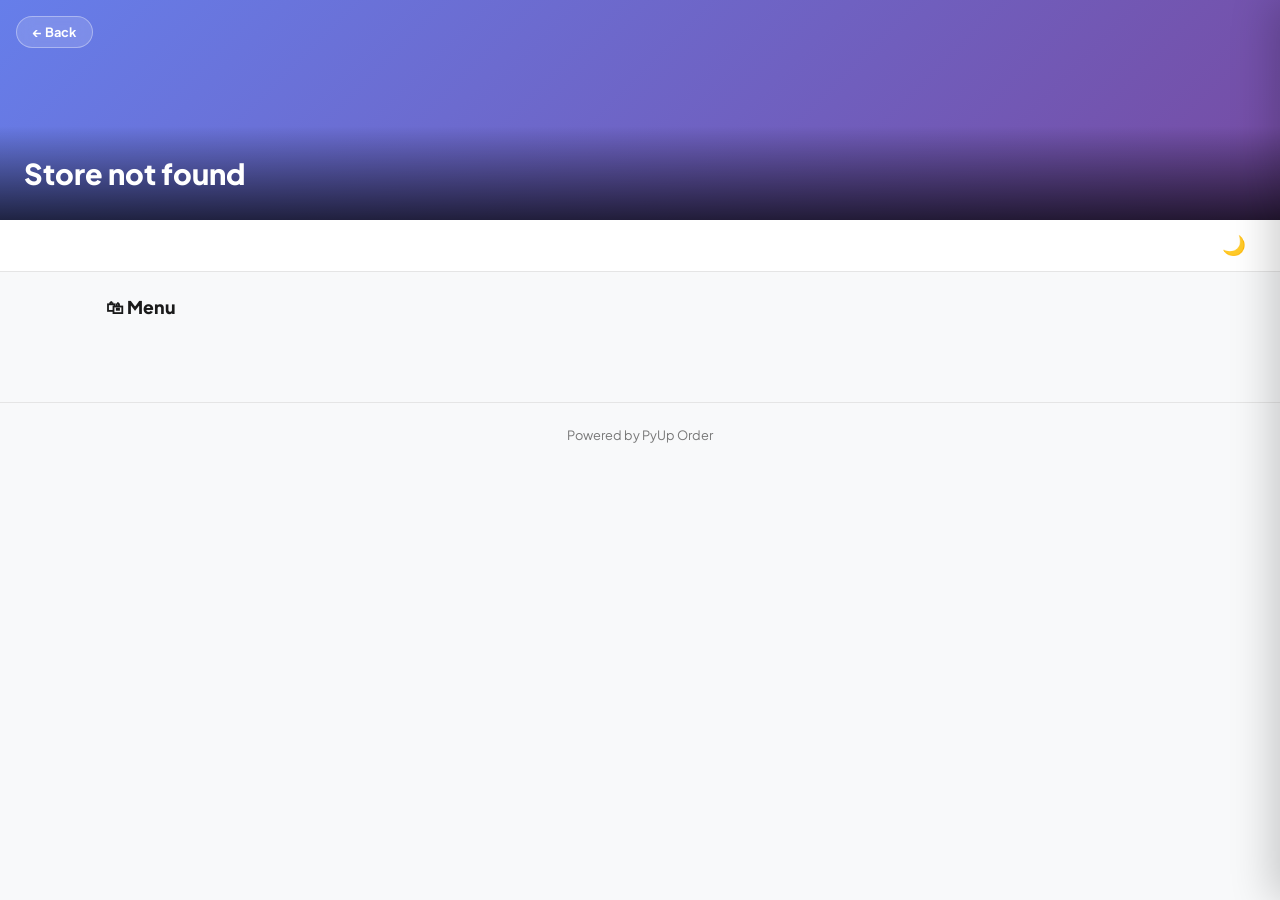
<file: static/store-view.html>
<!DOCTYPE html>
<html lang="en">
<head>
<meta charset="UTF-8">
<link rel="icon" href="favicon.svg" type="image/svg+xml">
<meta name="viewport" content="width=device-width,initial-scale=1,viewport-fit=cover">
<title>Store</title>
<link rel="preconnect" href="https://fonts.googleapis.com">
<link href="https://fonts.googleapis.com/css2?family=Plus+Jakarta+Sans:wght@400;500;600;700;800&display=swap" rel="stylesheet">
<link rel="stylesheet" href="theme.css">
<style>
*,*::before,*::after{box-sizing:border-box;margin:0;padding:0}
:root{
  --primary:#667eea;--secondary:#764ba2;--accent:#28a745;
  --bg:#f8f9fa;--surface:#fff;--text:#1a1a1a;--muted:#777;--border:#e5e5e5;
  --radius:14px;
}
body{font-family:'Plus Jakarta Sans',sans-serif;background:var(--bg);color:var(--text)}

/* ── THEMES ──────────────────────────────── */
body.theme-dark{--bg:#111;--surface:#1e1e1e;--text:#f0f0f0;--muted:#aaa;--border:#333}
body.theme-minimal{--bg:#fff;--surface:#fff;--text:#111;--muted:#666;--border:#eee}
body.theme-warm{--bg:#fdf6ec;--surface:#fff;--text:#2d1e0f;--muted:#8a6a4a;--border:#e8d5bb}
html[data-theme="dark"] body,
html[data-theme="dark"] body.theme-modern,
html[data-theme="dark"] body.theme-minimal,
html[data-theme="dark"] body.theme-warm,
html[data-theme="dark"] body.theme-dark{
  --bg:#0f172a;--surface:#1e293b;--text:#f1f5f9;--muted:#94a3b8;--border:#334155;
  background:var(--bg);color:var(--text);color-scheme:dark;
}
[data-theme="dark"] .qty-btn,
[data-theme="dark"] .order-type-btn,
[data-theme="dark"] .drawer-close{color:var(--text)}
[data-theme="dark"] .item-card:hover{box-shadow:0 16px 34px rgba(0,0,0,.45)}
[data-theme="dark"] .store-nav,
[data-theme="dark"] .welcome-banner,
[data-theme="dark"] .drawer,
[data-theme="dark"] .success-box{color:var(--text)}

/* ── STORE HEADER ────────────────────────── */
.store-header{position:relative;overflow:hidden;min-height:220px;
  display:flex;flex-direction:column;justify-content:flex-end}
.header-bg{position:absolute;inset:0;
  background:linear-gradient(135deg,var(--primary),var(--secondary));
  z-index:0}
.header-bg img{width:100%;height:100%;object-fit:cover;display:block}
.header-overlay{
  position:relative;z-index:1;
  background:linear-gradient(transparent 0%,rgba(0,0,0,.7) 100%);
  padding:32px 24px 24px;color:#fff;
}
.store-logo{
  width:68px;height:68px;border-radius:16px;
  object-fit:cover;border:3px solid rgba(255,255,255,.9);
  margin-bottom:12px;display:block;
}
.store-header-name{font-size:1.8rem;font-weight:800;line-height:1.1;margin-bottom:6px}
.store-header-tagline{font-size:.9rem;opacity:.85}
.store-header-desc{font-size:.82rem;opacity:.7;margin-top:4px}

/* back button */
.back-btn{
  position:absolute;top:16px;left:16px;z-index:10;
  background:rgba(255,255,255,.15);backdrop-filter:blur(8px);
  border:1.5px solid rgba(255,255,255,.35);color:#fff;
  border-radius:50px;padding:7px 16px;font-size:.8rem;font-weight:700;
  text-decoration:none;cursor:pointer;transition:background .2s;
}
.back-btn:hover{background:rgba(255,255,255,.3);color:#fff}

/* ── STICKY NAV ──────────────────────────── */
.store-nav{
  background:var(--surface);
  border-bottom:1px solid var(--border);
  padding:0 20px;
  position:sticky;top:0;z-index:100;
  display:flex;align-items:center;justify-content:space-between;
  height:52px;
}
.store-nav .store-name-small{font-weight:800;font-size:.92rem;opacity:0;transition:opacity .3s}
.store-nav .store-name-small.visible{opacity:1}

/* ── WELCOME BANNER ──────────────────────── */
.welcome-banner{
  margin:20px 20px 0;
  background:var(--surface);
  border-left:4px solid var(--primary);
  border-radius:0 10px 10px 0;
  padding:12px 16px;
  font-size:.85rem;color:var(--muted);
  box-shadow:0 2px 8px rgba(0,0,0,.05);
}

/* ── MENU CONTAINER ──────────────────────── */
.menu-wrap{max-width:1100px;margin:0 auto;padding:24px 16px}
.menu-heading{font-size:1.1rem;font-weight:800;margin-bottom:20px}

/* ── STYLE: GRID ─────────────────────────── */
.style-grid{display:grid;grid-template-columns:repeat(auto-fill,minmax(240px,1fr));gap:16px}
.style-grid .item-card{
  background:var(--surface);border-radius:var(--radius);
  overflow:hidden;border:1px solid var(--border);
  transition:transform .22s,box-shadow .22s;
}
.style-grid .item-card:hover{transform:translateY(-4px);box-shadow:0 8px 28px rgba(0,0,0,.12)}
.style-grid .item-img{width:100%;height:180px;object-fit:cover;display:block}
.style-grid .no-img{width:100%;height:180px;display:flex;align-items:center;justify-content:center;
  font-size:3rem;background:linear-gradient(135deg,var(--primary)22,var(--secondary)22)}
.style-grid .item-body{padding:14px}
.style-grid .item-name{font-weight:700;font-size:.92rem;margin-bottom:4px}
.style-grid .item-desc{font-size:.78rem;color:var(--muted);line-height:1.4;
  display:-webkit-box;-webkit-line-clamp:2;-webkit-box-orient:vertical;
  line-clamp:2;
  overflow:hidden;margin-bottom:10px}
.style-grid .item-footer{display:flex;align-items:center;justify-content:space-between}
.item-price{font-size:1.1rem;font-weight:800;color:var(--accent)}

/* ── STYLE: LIST ─────────────────────────── */
.style-list{display:flex;flex-direction:column;gap:12px}
.style-list .item-card{
  background:var(--surface);border-radius:var(--radius);
  border:1px solid var(--border);display:flex;align-items:center;
  overflow:hidden;transition:box-shadow .2s;
}
.style-list .item-card:hover{box-shadow:0 4px 20px rgba(0,0,0,.1)}
.style-list .item-img{width:110px;height:110px;object-fit:cover;flex-shrink:0}
.style-list .no-img{width:110px;height:110px;display:flex;align-items:center;
  justify-content:center;font-size:2.4rem;flex-shrink:0;
  background:linear-gradient(135deg,var(--primary)22,var(--secondary)22)}
.style-list .item-body{flex:1;padding:14px 16px;display:flex;align-items:center;justify-content:space-between;gap:12px}
.style-list .item-name{font-weight:700;font-size:.95rem;margin-bottom:3px}
.style-list .item-desc{font-size:.8rem;color:var(--muted);line-height:1.4}
.style-list .item-footer{display:flex;flex-direction:column;align-items:flex-end;gap:8px;flex-shrink:0}

/* ── STYLE: MINIMAL ──────────────────────── */
.style-minimal{display:flex;flex-direction:column;gap:0}
.style-minimal .item-card{
  background:var(--surface);border-bottom:1px solid var(--border);
  padding:16px 0;display:flex;align-items:center;justify-content:space-between;gap:16px;
  transition:background .15s;
}
.style-minimal .item-card:hover{background:var(--bg)}
.style-minimal .item-card:first-child{border-top:1px solid var(--border)}
.style-minimal .item-left{flex:1}
.style-minimal .item-name{font-weight:700;font-size:.95rem;margin-bottom:3px}
.style-minimal .item-desc{font-size:.8rem;color:var(--muted)}
.style-minimal .item-right{display:flex;align-items:center;gap:14px;flex-shrink:0}
.style-minimal .item-img{width:72px;height:72px;border-radius:10px;object-fit:cover}
.style-minimal .no-img{width:72px;height:72px;border-radius:10px;display:flex;
  align-items:center;justify-content:center;font-size:1.6rem;
  background:linear-gradient(135deg,var(--primary)22,var(--secondary)22)}

/* ── STYLE: MAGAZINE ─────────────────────── */
.style-magazine .mag-hero{
  background:var(--surface);border-radius:var(--radius);border:1px solid var(--border);
  overflow:hidden;display:grid;grid-template-columns:1fr 1fr;margin-bottom:20px;
  min-height:240px;
}
@media(max-width:600px){.style-magazine .mag-hero{grid-template-columns:1fr}}
.style-magazine .mag-hero .item-img{width:100%;height:100%;min-height:200px;object-fit:cover}
.style-magazine .mag-hero .no-img{min-height:200px;display:flex;align-items:center;
  justify-content:center;font-size:5rem;
  background:linear-gradient(135deg,var(--primary)22,var(--secondary)22)}
.style-magazine .mag-hero .item-body{padding:28px 24px;display:flex;flex-direction:column;justify-content:center}
.style-magazine .mag-hero .item-name{font-size:1.5rem;font-weight:800;margin-bottom:10px}
.style-magazine .mag-hero .item-desc{font-size:.9rem;color:var(--muted);line-height:1.6;margin-bottom:20px}
.style-magazine .mag-grid{display:grid;grid-template-columns:repeat(auto-fill,minmax(200px,1fr));gap:14px}
.style-magazine .mag-grid .item-card{
  background:var(--surface);border-radius:12px;border:1px solid var(--border);overflow:hidden;
  transition:transform .2s;
}
.style-magazine .mag-grid .item-card:hover{transform:translateY(-3px)}
.style-magazine .mag-grid .item-img{width:100%;height:140px;object-fit:cover}
.style-magazine .mag-grid .no-img{height:140px;display:flex;align-items:center;justify-content:center;
  font-size:2.5rem;background:linear-gradient(135deg,var(--primary)22,var(--secondary)22)}
.style-magazine .mag-grid .item-body{padding:12px}
.style-magazine .mag-grid .item-name{font-weight:700;font-size:.88rem;margin-bottom:4px}
.style-magazine .mag-grid .item-desc{font-size:.75rem;color:var(--muted);margin-bottom:8px;
  display:-webkit-box;-webkit-line-clamp:2;-webkit-box-orient:vertical;
  line-clamp:2;
  overflow:hidden}

/* ── STYLE: MASONRY ──────────────────────── */
.style-masonry{columns:3;column-gap:14px}
@media(max-width:700px){.style-masonry{columns:2}}
@media(max-width:440px){.style-masonry{columns:1}}
.style-masonry .item-card{
  break-inside:avoid;margin-bottom:14px;
  background:var(--surface);border-radius:var(--radius);border:1px solid var(--border);overflow:hidden;
  transition:transform .2s;
}
.style-masonry .item-card:hover{transform:translateY(-3px)}
.style-masonry .item-img{width:100%;display:block;object-fit:cover}
.style-masonry .no-img{width:100%;padding:32px 0;display:flex;align-items:center;justify-content:center;
  font-size:3rem;background:linear-gradient(135deg,var(--primary)22,var(--secondary)22)}
.style-masonry .item-body{padding:12px}
.style-masonry .item-name{font-weight:700;font-size:.9rem;margin-bottom:4px}
.style-masonry .item-desc{font-size:.78rem;color:var(--muted);line-height:1.4;margin-bottom:8px}

/* ── ADD TO CART BUTTON ──────────────────── */
.btn-add{
  background:var(--accent);color:#fff;border:none;
  border-radius:50px;padding:9px 16px;font-size:.82rem;font-weight:800;
  cursor:pointer;white-space:nowrap;
  box-shadow:0 8px 16px color-mix(in srgb, var(--accent) 40%, transparent);
  transition:transform .22s cubic-bezier(.2,.8,.2,1), box-shadow .22s;
}
.btn-add:hover{transform:translateY(-3px) scale(1.06)}
.btn-add:active{transform:scale(.94)}
.btn-add.added{background:#17a2b8}
.item-card{transition:transform .3s cubic-bezier(.2,.8,.2,1), box-shadow .3s; animation:item-in .45s cubic-bezier(.2,.8,.2,1) both}
.item-card:nth-child(2){animation-delay:.05s}
.item-card:nth-child(3){animation-delay:.1s}
.item-card:nth-child(n+4){animation-delay:.14s}
.item-card:hover{transform:translateY(-6px); box-shadow:0 14px 28px rgba(0,0,0,.12)}
.item-card .item-img{transition:transform .45s cubic-bezier(.2,.8,.2,1)}
.item-card:hover .item-img{transform:scale(1.05)}
@keyframes item-in{from{opacity:0;transform:translateY(12px)}to{opacity:1;transform:none}}
@media (prefers-reduced-motion:reduce){
  .item-card,.btn-add{animation:none}
  .item-card:hover,.btn-add:hover,.item-card:hover .item-img{transform:none}
}
@media(max-width:640px){
  .btn-add,.item-card{cursor:pointer}
  .btn-add{min-height:44px;padding:12px 20px}
}

/* ── FLOATING CART (sticky on mobile) ─────── */
.cart-float{
  position:fixed;bottom:24px;right:24px;
  background:var(--accent);color:#fff;
  padding:14px 22px;border-radius:50px;
  box-shadow:0 8px 28px rgba(0,0,0,.25);
  cursor:pointer;z-index:999;
  font-weight:700;font-size:.9rem;
  display:none;align-items:center;gap:10px;
  transition:transform .2s;
  min-height:48px;min-width:48px;justify-content:center;
  padding-bottom:max(14px,env(safe-area-inset-bottom));
}
.cart-float:hover{transform:scale(1.04)}
@media(max-width:640px){
  .cart-float{left:16px;right:16px;bottom:16px;border-radius:14px;padding:14px 20px;padding-bottom:max(14px,calc(16px + env(safe-area-inset-bottom)))}
}
.menu-loading{text-align:center;padding:48px 20px;color:var(--muted)}
.menu-loading .spinner{width:40px;height:40px;border:3px solid var(--border);border-top-color:var(--primary);border-radius:50%;animation:spin .8s linear infinite;margin:0 auto 16px}
@keyframes spin{to{transform:rotate(360deg)}}
.menu-empty{text-align:center;padding:48px 24px}
.menu-empty .e{font-size:3rem;display:block;margin-bottom:12px;opacity:.8}
.menu-empty h4{margin:0 0 8px;font-size:1.1rem}
.menu-empty p{color:var(--muted);font-size:.9rem;margin:0 0 20px}
.menu-empty a{display:inline-block;padding:12px 20px;background:var(--accent);color:#fff;border-radius:50px;font-weight:700;text-decoration:none;font-size:.9rem}

/* ── CART DRAWER ─────────────────────────── */
.drawer-overlay{
  position:fixed;inset:0;z-index:800;
  background:rgba(0,0,0,.45);backdrop-filter:blur(3px);
  display:none;
}
.drawer-overlay.open{display:block}
.drawer{
  position:fixed;bottom:0;right:0;top:0;z-index:900;
  width:min(420px,100vw);
  background:var(--surface);
  box-shadow:-8px 0 40px rgba(0,0,0,.2);
  display:flex;flex-direction:column;
  transform:translateX(100%);transition:transform .3s cubic-bezier(.4,0,.2,1);
}
.drawer.open{transform:translateX(0)}
.drawer-header{
  padding:20px 20px 16px;
  border-bottom:1px solid var(--border);
  display:flex;align-items:center;justify-content:space-between;
}
.drawer-header h3{font-weight:800;font-size:1.05rem}
.drawer-close{background:none;border:none;cursor:pointer;font-size:1.3rem;color:var(--muted)}
.drawer-body{flex:1;overflow-y:auto;padding:16px 20px}
.cart-row{
  display:flex;align-items:center;gap:12px;padding:12px 0;
  border-bottom:1px solid var(--border);
}
.cart-row-img{width:52px;height:52px;border-radius:10px;object-fit:cover;flex-shrink:0;
  background:var(--bg);display:flex;align-items:center;justify-content:center;font-size:1.5rem}
.cart-row-info{flex:1;min-width:0}
.cart-row-name{font-weight:700;font-size:.88rem;white-space:nowrap;overflow:hidden;text-overflow:ellipsis}
.cart-row-price{font-size:.78rem;color:var(--muted)}
.qty-ctrl{display:flex;align-items:center;gap:8px;flex-shrink:0}
.qty-btn{width:26px;height:26px;border-radius:50%;border:1.5px solid var(--border);
  background:none;cursor:pointer;font-size:1rem;line-height:1;display:flex;align-items:center;justify-content:center;
  transition:background .15s}
.qty-btn:hover{background:var(--bg)}
.qty-val{font-weight:700;font-size:.88rem;min-width:20px;text-align:center}

/* order form */
.drawer-form{padding:16px 20px;border-top:1px solid var(--border);background:var(--bg)}
.form-row{margin-bottom:12px}
.form-row label{display:block;font-size:.75rem;font-weight:700;color:var(--muted);margin-bottom:4px;text-transform:uppercase;letter-spacing:.5px}
.form-row input,.form-row textarea,.form-row select{
  width:100%;padding:10px 12px;border:1.5px solid var(--border);border-radius:10px;
  font-family:inherit;font-size:.88rem;outline:none;background:var(--surface);color:var(--text);
  transition:border-color .2s;
}
.form-row input:focus,.form-row textarea:focus{border-color:var(--primary)}
.order-type-btns{display:flex;gap:8px}
.order-type-btn{flex:1;padding:9px;border-radius:10px;border:1.5px solid var(--border);
  background:none;cursor:pointer;font-family:inherit;font-size:.82rem;font-weight:600;
  transition:all .15s;color:var(--muted)}
.order-type-btn.active{border-color:var(--primary);background:var(--primary);color:#fff}

.drawer-footer{padding:16px 20px;border-top:1px solid var(--border)}
.cart-total-row{display:flex;justify-content:space-between;font-weight:800;font-size:1rem;margin-bottom:14px}
.btn-place{
  width:100%;padding:14px;border-radius:12px;
  background:var(--accent);color:#fff;border:none;
  font-family:inherit;font-size:.95rem;font-weight:800;cursor:pointer;
  transition:filter .2s;
}
.btn-place:hover{filter:brightness(1.1)}

/* ── SUCCESS ─────────────────────────────── */
.success-overlay{
  position:fixed;inset:0;z-index:1000;
  background:rgba(0,0,0,.55);display:none;
  align-items:center;justify-content:center;padding:20px;
}
.success-overlay.open{display:flex}
.success-box{
  background:var(--surface);border-radius:24px;
  padding:40px;text-align:center;max-width:360px;width:100%;
  box-shadow:0 20px 60px rgba(0,0,0,.25);
  animation:popIn .35s cubic-bezier(.175,.885,.32,1.275);
}
@keyframes popIn{from{opacity:0;transform:scale(.8)}to{opacity:1;transform:scale(1)}}
.success-box .big-emoji{font-size:4rem}
.success-box h2{font-weight:800;margin:12px 0 8px}
.success-box p{color:var(--muted);font-size:.9rem}
.success-box button{
  margin-top:20px;padding:12px 28px;border-radius:10px;
  background:var(--primary);color:#fff;border:none;
  font-family:inherit;font-weight:700;cursor:pointer;
}

/* empty */
.menu-empty{text-align:center;padding:60px 20px;opacity:.6}
.menu-empty .e{font-size:4rem}
/* footer */
.store-footer{
  text-align:center;padding:24px;
  font-size:.8rem;color:var(--muted);
  border-top:1px solid var(--border);
  margin-top:40px;
}
@media (max-width:820px){
  body{overflow-x:clip}
  .store-header{min-height:168px}
  .store-header-name{font-size:1.45rem}
  .header-overlay{padding:76px 16px 18px}
  .back-btn{min-height:44px;display:inline-flex;align-items:center}
  .store-nav{padding:0 12px;height:56px}
  #themeBtn{min-width:44px;min-height:44px}
  .welcome-banner{margin:12px}
  .menu-wrap{padding:16px 12px calc(96px + env(safe-area-inset-bottom))}
  .style-grid,.style-magazine .mag-grid{grid-template-columns:1fr}
  .style-list .item-card{flex-direction:column;align-items:stretch}
  .style-list .item-img,.style-list .no-img{width:100%;height:160px}
  .style-list .item-body{flex-direction:column;align-items:stretch;padding:12px}
  .style-list .item-footer{flex-direction:row;align-items:center;justify-content:space-between}
  .style-minimal .item-card{flex-wrap:wrap}
  .drawer{width:100vw}
  .form-row input,.form-row textarea,.btn-place,.order-type-btn{font-size:16px;min-height:44px}
}
@media (min-width:821px) and (max-width:1100px){
  .menu-wrap{padding:20px 18px 88px}
  .style-grid{grid-template-columns:repeat(2,minmax(0,1fr))}
  .btn-add{min-height:44px}
}
</style>
</head>
<body>

<!-- Header -->
<div class="store-header" id="storeHeader">
  <a href="customer.html" class="back-btn" id="backBtn">← Back</a>
  <div class="header-bg" id="headerBg"></div>
  <div class="header-overlay">
    <img id="logoImg" class="store-logo" style="display:none">
    <div class="store-header-name" id="headerName">Loading…</div>
    <div class="store-header-tagline" id="headerTagline"></div>
    <div class="store-header-desc" id="headerDesc"></div>
  </div>
</div>

<!-- Sticky nav -->
<div class="store-nav">
  <span class="store-name-small" id="navName"></span>
  <div style="display:flex;gap:10px;align-items:center">
    <button id="themeBtn" type="button" title="Toggle dark mode" style="background:none;border:none;cursor:pointer;font-size:1.2rem;padding:4px;line-height:1">🌙</button>
    <span style="font-size:.78rem;color:var(--muted)" id="navCategory"></span>
  </div>
</div>
<script src="theme.js"></script>
<script>window.themeInit();(function(){var b=document.getElementById('themeBtn');if(b){b.textContent=document.documentElement.getAttribute('data-theme')==='dark'?'☀️':'🌙';b.onclick=function(){var t=window.themeToggle();b.textContent=t==='dark'?'☀️':'🌙';};}})();</script>

<!-- Welcome banner -->
<div class="welcome-banner" id="welcomeBanner" style="display:none"></div>

<!-- Menu -->
<div class="menu-wrap">
  <div class="menu-heading" id="menuHeading">🛍 Menu</div>
  <div id="menuContainer"></div>
</div>

<!-- Footer -->
<footer class="store-footer" id="storeFooter">Powered by PyUp Order</footer>

<!-- Floating cart -->
<div class="cart-float" id="cartFloat" onclick="openDrawer()">
  🛒 <span id="floatCount">0</span> items · €<span id="floatTotal">0.00</span>
</div>

<!-- Cart drawer overlay -->
<div class="drawer-overlay" id="drawerOverlay" onclick="closeDrawer()"></div>

<!-- Cart Drawer -->
<div class="drawer" id="cartDrawer">
  <div class="drawer-header">
    <h3>Your Order</h3>
    <button class="drawer-close" onclick="closeDrawer()">✕</button>
  </div>
  <div class="drawer-body" id="drawerItems"></div>

  <div class="drawer-form">
    <div class="form-row" id="orderTypeRow">
      <label>Order Type</label>
      <div class="order-type-btns">
        <button class="order-type-btn active" id="btnDine" onclick="setOrderType('dine-in')">🍽 Dine-In</button>
        <button class="order-type-btn" id="btnDel" onclick="setOrderType('delivery')">🚗 Delivery</button>
      </div>
    </div>
    <div class="form-row" id="tableRow">
      <label>Table Number</label>
      <input id="tableNum" placeholder="e.g. 5">
    </div>
    <div class="form-row" style="display:none" id="delivRow">
      <label>Delivery Address</label>
      <textarea id="delivAddr" rows="2"></textarea>
    </div>
    <div class="form-row" style="display:flex;gap:8px">
      <div style="flex:1">
        <label>Your Name</label>
        <input id="custName" placeholder="Name">
      </div>
      <div style="flex:1">
        <label>Phone</label>
        <input id="custPhone" placeholder="Phone">
      </div>
    </div>
    <div class="form-row">
      <label>Notes</label>
      <input id="custNotes" placeholder="Special requests…">
    </div>
  </div>

  <div class="drawer-footer">
    <div class="cart-total-row">
      <span>Total</span>
      <span>€<span id="drawerTotal">0.00</span></span>
    </div>
    <button class="btn-place" onclick="placeOrder()">✅ Place Order</button>
  </div>
</div>

<!-- Success -->
<div class="success-overlay" id="successOverlay">
  <div class="success-box">
    <div class="big-emoji">🎉</div>
    <h2>Order Placed!</h2>
    <p id="successMsg">Your order is confirmed.</p>
    <a id="trackLink" href="customer.html" style="display:none;margin:16px auto 0;padding:12px 22px;border-radius:999px;background:#e8420e;color:#fff;font-weight:800;text-decoration:none">Track the courier</a>
    <button onclick="location.reload()">Order More</button>
  </div>
</div>

<script src="config.js"></script>
<script>
const params = new URLSearchParams(location.search);
const storeId = params.get("store");
const tableParam = params.get("table");

let store = null, services = [], cart = [], orderType = "dine-in";

// ── Category meta ─────────────────────────
const CAT = {
  food:"🍕 Food & Drinks", fashion:"👗 Fashion", services:"💼 Services",
  beauty:"💄 Beauty", electronics:"📱 Electronics", home:"🏠 Home",
  health:"💪 Health", groceries:"🛒 Groceries", entertainment:"🎮 Entertainment",
  pets:"🐾 Pets"
};

// ── Apply theme ───────────────────────────
function applyTheme(s) {
  document.documentElement.style.setProperty("--primary",   s.primary_color   || "#667eea");
  document.documentElement.style.setProperty("--secondary", s.secondary_color || "#764ba2");
  document.documentElement.style.setProperty("--accent",    s.accent_color    || "#28a745");
  ["theme-modern","theme-dark","theme-minimal","theme-warm"].forEach(name => document.body.classList.remove(name));
  document.body.classList.add(`theme-${s.theme || "modern"}`);
}

// ── Load store ────────────────────────────
async function loadStore() {
  // Fix back button based on role
  const backBtn = document.getElementById("backBtn");
  if (backBtn) {
    const role = localStorage.getItem("role");
    if (role === "admin") {
      backBtn.href = "admin.html";
      backBtn.textContent = "← Admin";
    } else {
      backBtn.href = "customer.html";
      backBtn.textContent = "← Back";
    }
  }

  if (!storeId) { document.getElementById("headerName").textContent = "Store not found"; return; }
  const res = await fetch(`${API}/stores/${storeId}`);
  if (!res.ok) { document.getElementById("headerName").textContent = "Store not found"; return; }
  store = await res.json();

  document.title = store.name;
  applyTheme(store);

  // Header
  const hb = document.getElementById("headerBg");
  if (store.banner_image_url) {
    hb.innerHTML = `<img src="${store.banner_image_url}" alt="Banner">`;
  } else {
    hb.style.background = `linear-gradient(135deg, ${store.primary_color||"#667eea"}, ${store.secondary_color||"#764ba2"})`;
  }

  document.getElementById("headerName").textContent = store.name;
  document.getElementById("headerTagline").textContent = store.tagline || "";
  document.getElementById("headerDesc").textContent = store.description || "";

  const li = document.getElementById("logoImg");
  if (store.logo_url) { li.src = store.logo_url; li.style.display = "block"; }

  document.getElementById("navName").textContent = store.name;
  document.getElementById("navCategory").textContent = CAT[store.category] || "";

  if (store.welcome_message) {
    const wb = document.getElementById("welcomeBanner");
    wb.textContent = store.welcome_message; wb.style.display = "block";
    wb.style.borderLeftColor = store.primary_color;
  }
  if (store.footer_text) document.getElementById("storeFooter").textContent = store.footer_text;
  if (tableParam) document.getElementById("tableNum").value = tableParam;

  // Order type from store category: Food & Drinks = dine-in, else delivery
  orderType = (store.category === "food") ? "dine-in" : "delivery";
  setOrderType(orderType);

  // Sticky nav reveal
  window.addEventListener("scroll", () => {
    const n = document.getElementById("navName");
    n.classList.toggle("visible", window.scrollY > 180);
  });

  loadMenu();
}

// ── Load + render menu ────────────────────
async function loadMenu() {
  const container = document.getElementById("menuContainer");
  container.innerHTML = '<div class="menu-loading"><div class="spinner"></div><div>Loading menu…</div></div>';
  const res = await fetch(`${API}/stores/${storeId}/services`);
  services = await res.json();

  if (!services.length) {
    container.innerHTML = '<div class="menu-empty"><span class="e">📭</span><h4>No items yet</h4><p>This store hasn’t added any items. Check back later.</p></div>';
    return;
  }

  const style = store.menu_style || "grid";
  document.getElementById("menuHeading").textContent =
    style === "magazine" ? "✨ Featured" : "🛍 Menu";

  if (style === "grid")      renderGrid(container);
  else if (style === "list") renderList(container);
  else if (style === "minimal") renderMinimal(container);
  else if (style === "magazine") renderMagazine(container);
  else if (style === "masonry")  renderMasonry(container);
  else renderGrid(container);
}

// helpers
function imgEl(svc, cls, fallbackSize) {
  if (svc.image_url) return `<img src="${svc.image_url}" class="${cls}" alt="${svc.name}" loading="lazy">`;
  return `<div class="no-img" style="${fallbackSize?`height:${fallbackSize}px`:""}"}>🛍</div>`;
}
function addBtn(svc) {
  return `<button class="btn-add" id="btn-${svc.id}" onclick="addToCart('${svc.id}')">+ Add</button>`;
}

// ── Grid ──────────────────────────────────
function renderGrid(c) {
  c.className = "style-grid";
  c.innerHTML = services.map(s => `
    <div class="item-card">
      ${s.image_url ? `<img src="${s.image_url}" class="item-img" loading="lazy">` : `<div class="no-img">🛍</div>`}
      <div class="item-body">
        <div class="item-name">${s.name}</div>
        <div class="item-desc">${s.description || ""}</div>
        <div class="item-footer">
          <span class="item-price">€${s.price}</span>
          ${addBtn(s)}
        </div>
      </div>
    </div>`).join("");
}

// ── List ──────────────────────────────────
function renderList(c) {
  c.className = "style-list";
  c.innerHTML = services.map(s => `
    <div class="item-card">
      ${s.image_url ? `<img src="${s.image_url}" class="item-img" loading="lazy">` : `<div class="no-img">🛍</div>`}
      <div class="item-body">
        <div>
          <div class="item-name">${s.name}</div>
          <div class="item-desc">${s.description || ""}</div>
        </div>
        <div class="item-footer">
          <span class="item-price">€${s.price}</span>
          ${addBtn(s)}
        </div>
      </div>
    </div>`).join("");
}

// ── Minimal ───────────────────────────────
function renderMinimal(c) {
  c.className = "style-minimal";
  c.innerHTML = services.map(s => `
    <div class="item-card">
      <div class="item-left">
        <div class="item-name">${s.name}</div>
        <div class="item-desc">${s.description || ""}</div>
      </div>
      <div class="item-right">
        <span class="item-price">€${s.price}</span>
        ${s.image_url ? `<img src="${s.image_url}" class="item-img" loading="lazy">` : `<div class="no-img">🛍</div>`}
        ${addBtn(s)}
      </div>
    </div>`).join("");
}

// ── Magazine ──────────────────────────────
function renderMagazine(c) {
  c.className = "style-magazine";
  const hero = services[0];
  const rest = services.slice(1);
  c.innerHTML = `
    <div class="mag-hero">
      ${hero.image_url ? `<img src="${hero.image_url}" class="item-img" loading="lazy">` : `<div class="no-img">🛍</div>`}
      <div class="item-body">
        <div style="font-size:.75rem;font-weight:700;color:var(--muted);text-transform:uppercase;letter-spacing:.8px;margin-bottom:8px">Featured</div>
        <div class="item-name" style="font-size:1.5rem;font-weight:800;margin-bottom:10px">${hero.name}</div>
        <div class="item-desc" style="font-size:.9rem;line-height:1.6;margin-bottom:20px">${hero.description || ""}</div>
        <div style="display:flex;align-items:center;gap:14px">
          <span class="item-price" style="font-size:1.4rem">€${hero.price}</span>
          ${addBtn(hero)}
        </div>
      </div>
    </div>
    ${rest.length ? `<div class="mag-grid">${rest.map(s => `
      <div class="item-card">
        ${s.image_url ? `<img src="${s.image_url}" class="item-img" loading="lazy">` : `<div class="no-img">🛍</div>`}
        <div class="item-body">
          <div class="item-name">${s.name}</div>
          <div class="item-desc">${s.description || ""}</div>
          <div style="display:flex;align-items:center;justify-content:space-between;margin-top:8px">
            <span class="item-price">€${s.price}</span>
            ${addBtn(s)}
          </div>
        </div>
      </div>`).join("")}</div>` : ""}`;
}

// ── Masonry ───────────────────────────────
function renderMasonry(c) {
  c.className = "style-masonry";
  c.innerHTML = services.map(s => `
    <div class="item-card">
      ${s.image_url ? `<img src="${s.image_url}" class="item-img" loading="lazy">` : `<div class="no-img">🛍</div>`}
      <div class="item-body">
        <div class="item-name">${s.name}</div>
        <div class="item-desc">${s.description || ""}</div>
        <div style="display:flex;align-items:center;justify-content:space-between;margin-top:8px">
          <span class="item-price">€${s.price}</span>
          ${addBtn(s)}
        </div>
      </div>
    </div>`).join("");
}

// ── Cart ──────────────────────────────────
function addToCart(id) {
  const svc = services.find(s => s.id === id);
  if (!svc) return;
  const ex = cart.find(c => c.id === id);
  if (ex) ex.qty++;
  else cart.push({id: svc.id, name: svc.name, price: svc.price, image_url: svc.image_url, qty: 1});
  updateCartUI();
  const btn = document.getElementById(`btn-${id}`);
  if (btn) { btn.textContent = "✓"; btn.classList.add("added");
    setTimeout(() => { btn.textContent = "+ Add"; btn.classList.remove("added"); }, 700); }
}
function changeQty(id, d) {
  const i = cart.findIndex(c => c.id === id);
  if (i < 0) return;
  cart[i].qty += d;
  if (cart[i].qty <= 0) cart.splice(i, 1);
  updateCartUI();
  if (document.getElementById("cartDrawer").classList.contains("open")) renderDrawerItems();
}
function updateCartUI() {
  const count = cart.reduce((a,c) => a+c.qty, 0);
  const total = cart.reduce((a,c) => a+c.price*c.qty, 0);
  document.getElementById("floatCount").textContent = count;
  document.getElementById("floatTotal").textContent = total.toFixed(2);
  document.getElementById("drawerTotal").textContent = total.toFixed(2);
  document.getElementById("cartFloat").style.display = count ? "flex" : "none";
}
function renderDrawerItems() {
  const el = document.getElementById("drawerItems");
  if (!cart.length) { el.innerHTML = `<p style="color:var(--muted);text-align:center;padding:24px">Your cart is empty</p>`; return; }
  el.innerHTML = cart.map(c => `
    <div class="cart-row">
      ${c.image_url
        ? `<img src="${c.image_url}" class="cart-row-img" style="border-radius:10px">`
        : `<div class="cart-row-img">🛍</div>`}
      <div class="cart-row-info">
        <div class="cart-row-name">${c.name}</div>
        <div class="cart-row-price">€${c.price} each</div>
      </div>
      <div class="qty-ctrl">
        <button class="qty-btn" onclick="changeQty('${c.id}',-1)">−</button>
        <span class="qty-val">${c.qty}</span>
        <button class="qty-btn" onclick="changeQty('${c.id}',1)">+</button>
      </div>
    </div>`).join("");
}
function openDrawer() {
  renderDrawerItems();
  document.getElementById("cartDrawer").classList.add("open");
  document.getElementById("drawerOverlay").classList.add("open");
}
function closeDrawer() {
  document.getElementById("cartDrawer").classList.remove("open");
  document.getElementById("drawerOverlay").classList.remove("open");
}

// ── Order type ────────────────────────────
function setOrderType(t) {
  orderType = t;
  document.getElementById("btnDine").classList.toggle("active", t === "dine-in");
  document.getElementById("btnDel").classList.toggle("active",  t === "delivery");
  document.getElementById("tableRow").style.display = t === "dine-in"   ? "" : "none";
  document.getElementById("delivRow").style.display = t === "delivery"  ? "" : "none";
}

// ── Place order ───────────────────────────
async function placeOrder() {
  if (!cart.length) return alert("Cart is empty");
  const name  = document.getElementById("custName").value.trim();
  const phone = document.getElementById("custPhone").value.trim();
  const table = document.getElementById("tableNum").value.trim();
  const addr  = document.getElementById("delivAddr").value.trim();
  const notes = document.getElementById("custNotes").value.trim();
  if (!name) return alert("Please enter your name");
  if (orderType === "dine-in" && !table) return alert("Please enter table number");
  if (orderType === "delivery" && !addr) return alert("Please enter delivery address");

  let firstDelivery = null;
  for (const item of cart) {
    const res = await fetch(`${API}/orders`, {
      method:"POST",
      headers:{"Content-Type":"application/json"},
      body:JSON.stringify({
        service_id:item.id, order_type:orderType,
        table_number:table||null, delivery_address:addr||null,
        customer_name:name, customer_phone:phone,
        notes, quantity:item.qty
      })
    });
    const data = await res.json().catch(() => ({}));
    if (!firstDelivery && orderType === "delivery" && data.order_id) firstDelivery = data;
  }
  closeDrawer();
  const total = cart.reduce((a,c)=>a+c.price*c.qty,0);
  document.getElementById("successMsg").textContent =
    orderType==="dine-in" ? `Table ${table} — €${total.toFixed(2)} total 🍽` : `Delivery to ${addr} — about ${firstDelivery && firstDelivery.eta_minutes ? firstDelivery.eta_minutes + " min" : "20 min"} 🚗`;
  const trackLink = document.getElementById("trackLink");
  if (firstDelivery) {
    trackLink.href = "customer.html?track=" + encodeURIComponent(firstDelivery.order_id);
    trackLink.style.display = "inline-block";
  }
  document.getElementById("successOverlay").classList.add("open");
  cart=[];updateCartUI();
}

loadStore();
(function () {
  const addr = localStorage.getItem("pyup-address");
  const name = localStorage.getItem("pyup-display-name") || localStorage.getItem("customerName");
  const phone = localStorage.getItem("pyup-phone");
  if (addr) document.getElementById("delivAddr").value = addr;
  if (name) document.getElementById("custName").value = name;
  if (phone) document.getElementById("custPhone").value = phone;
})();
</script>
</body>
</html>
</file>
<file: static/theme.css>
/* App theme: use var(--app-bg), var(--app-surface), var(--app-text), var(--app-muted), var(--app-border) */
:root {
  --app-bg: #f1f5f9;
  --app-surface: #ffffff;
  --app-text: #0f172a;
  --app-muted: #64748b;
  --app-border: #e2e8f0;
  --app-card-shadow: 0 1px 3px rgba(0,0,0,.06);
}
[data-theme="dark"] {
  --app-bg: #0f172a;
  --app-surface: #1e293b;
  --app-text: #f1f5f9;
  --app-muted: #94a3b8;
  --app-border: #334155;
  --app-card-shadow: 0 1px 3px rgba(0,0,0,.3);
}
</file>
<file: static/lofi.css>
/* Lofi night: dusk sky, city windows, rain, vinyl, film grain. */
.lofi-bg {
  position: fixed;
  inset: 0;
  z-index: 0;
  overflow: hidden;
  background: linear-gradient(180deg, #24183f 0%, #4a3568 34%, #c56b62 70%, #e7a15c 100%);
  pointer-events: none;
}
.lofi-bg .moon {
  position: absolute;
  width: 92px;
  height: 92px;
  left: 12%;
  top: 11%;
  border-radius: 50%;
  background: radial-gradient(circle at 35% 35%, #fffaf0, #f3d7a4 62%, #e7b56a);
  box-shadow: 0 0 80px 24px rgba(243, 215, 164, .45);
}
.lofi-bg .skyline {
  position: absolute;
  left: 0;
  right: 0;
  bottom: 0;
  height: 48%;
  display: flex;
  align-items: flex-end;
  gap: 10px;
  padding: 0 3vw;
}
.lofi-bg .skyline i {
  display: block;
  width: 100%;
  border-radius: 6px 6px 0 0;
  background-color: #140e22;
  background-image:
    linear-gradient(rgba(255, 206, 130, .55) 3px, transparent 3px),
    linear-gradient(90deg, rgba(255, 206, 130, .55) 3px, transparent 3px);
  background-size: 16px 20px;
  background-position: 6px 8px;
  box-shadow: inset 0 0 0 9px #140e22;
}
.lofi-bg .vinyl {
  position: absolute;
  width: 168px;
  height: 168px;
  right: 7%;
  bottom: 16%;
  border-radius: 50%;
  background:
    radial-gradient(circle at 50% 50%, #f4efe6 0 7px, #e8420e 8px 16px, transparent 17px),
    repeating-radial-gradient(circle at 50% 50%, #2a2438 0 2px, #171320 3px 5px);
  box-shadow: 0 18px 40px rgba(20, 10, 30, .4);
  animation: lofi-spin 22s linear infinite;
}
.lofi-bg .rain {
  position: absolute;
  inset: -30% 0;
  background: repeating-linear-gradient(
    112deg,
    transparent 0 18px,
    rgba(255, 255, 255, .22) 18px 19px
  );
  opacity: .35;
  animation: lofi-rain 7s linear infinite;
}
.lofi-bg .grain {
  position: absolute;
  inset: -20%;
  opacity: .22;
  background-image: url("data:image/svg+xml;utf8,<svg xmlns='http://www.w3.org/2000/svg' width='160' height='160'><filter id='n'><feTurbulence type='fractalNoise' baseFrequency='.8' numOctaves='2' stitchTiles='stitch'/></filter><rect width='100%' height='100%' filter='url(%23n)'/></svg>");
  animation: lofi-grain .45s steps(2) infinite;
}
@keyframes lofi-spin { to { transform: rotate(360deg); } }
@keyframes lofi-rain { from { transform: translateY(-8%); } to { transform: translateY(8%); } }
@keyframes lofi-grain { 50% { transform: translate(2%, -1%); } }

.shell { position: relative; z-index: 1; }
.panel { background: linear-gradient(90deg, rgba(18, 10, 28, .42), rgba(18, 10, 28, .08)) !important; }
.form-side { background: transparent; }
form, .card {
  background: rgba(255, 248, 241, .9);
  border-radius: 24px;
  padding: 28px 26px 22px;
  box-shadow: 0 24px 60px rgba(28, 14, 40, .28);
  backdrop-filter: blur(8px);
}
@media (max-width: 860px) {
  .lofi-bg .vinyl { width: 110px; height: 110px; right: 6%; bottom: 8%; }
  .lofi-bg .moon { width: 64px; height: 64px; }
  .panel { background: linear-gradient(180deg, rgba(18, 10, 28, .5), rgba(18, 10, 28, .15)) !important; }
}
@media (prefers-reduced-motion: reduce) {
  .lofi-bg .vinyl, .lofi-bg .rain, .lofi-bg .grain { animation: none; }
}
</file>
